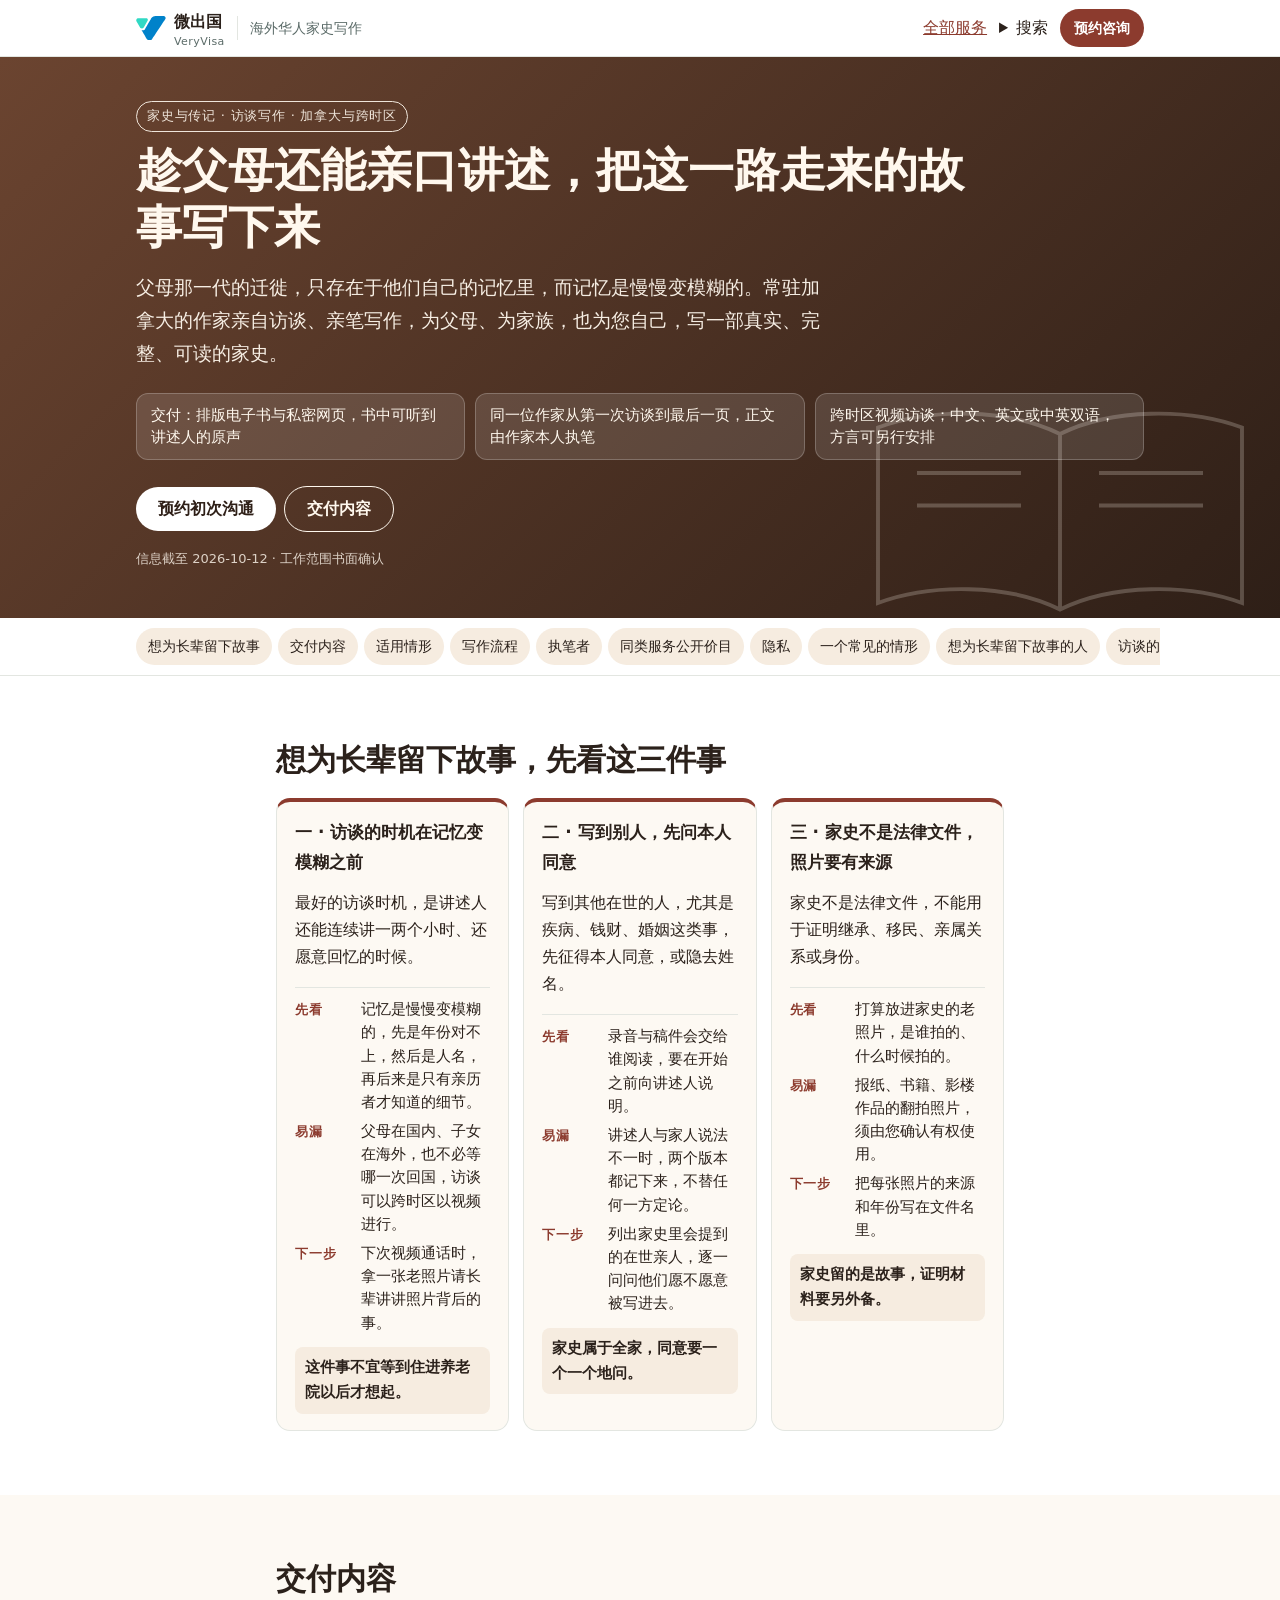
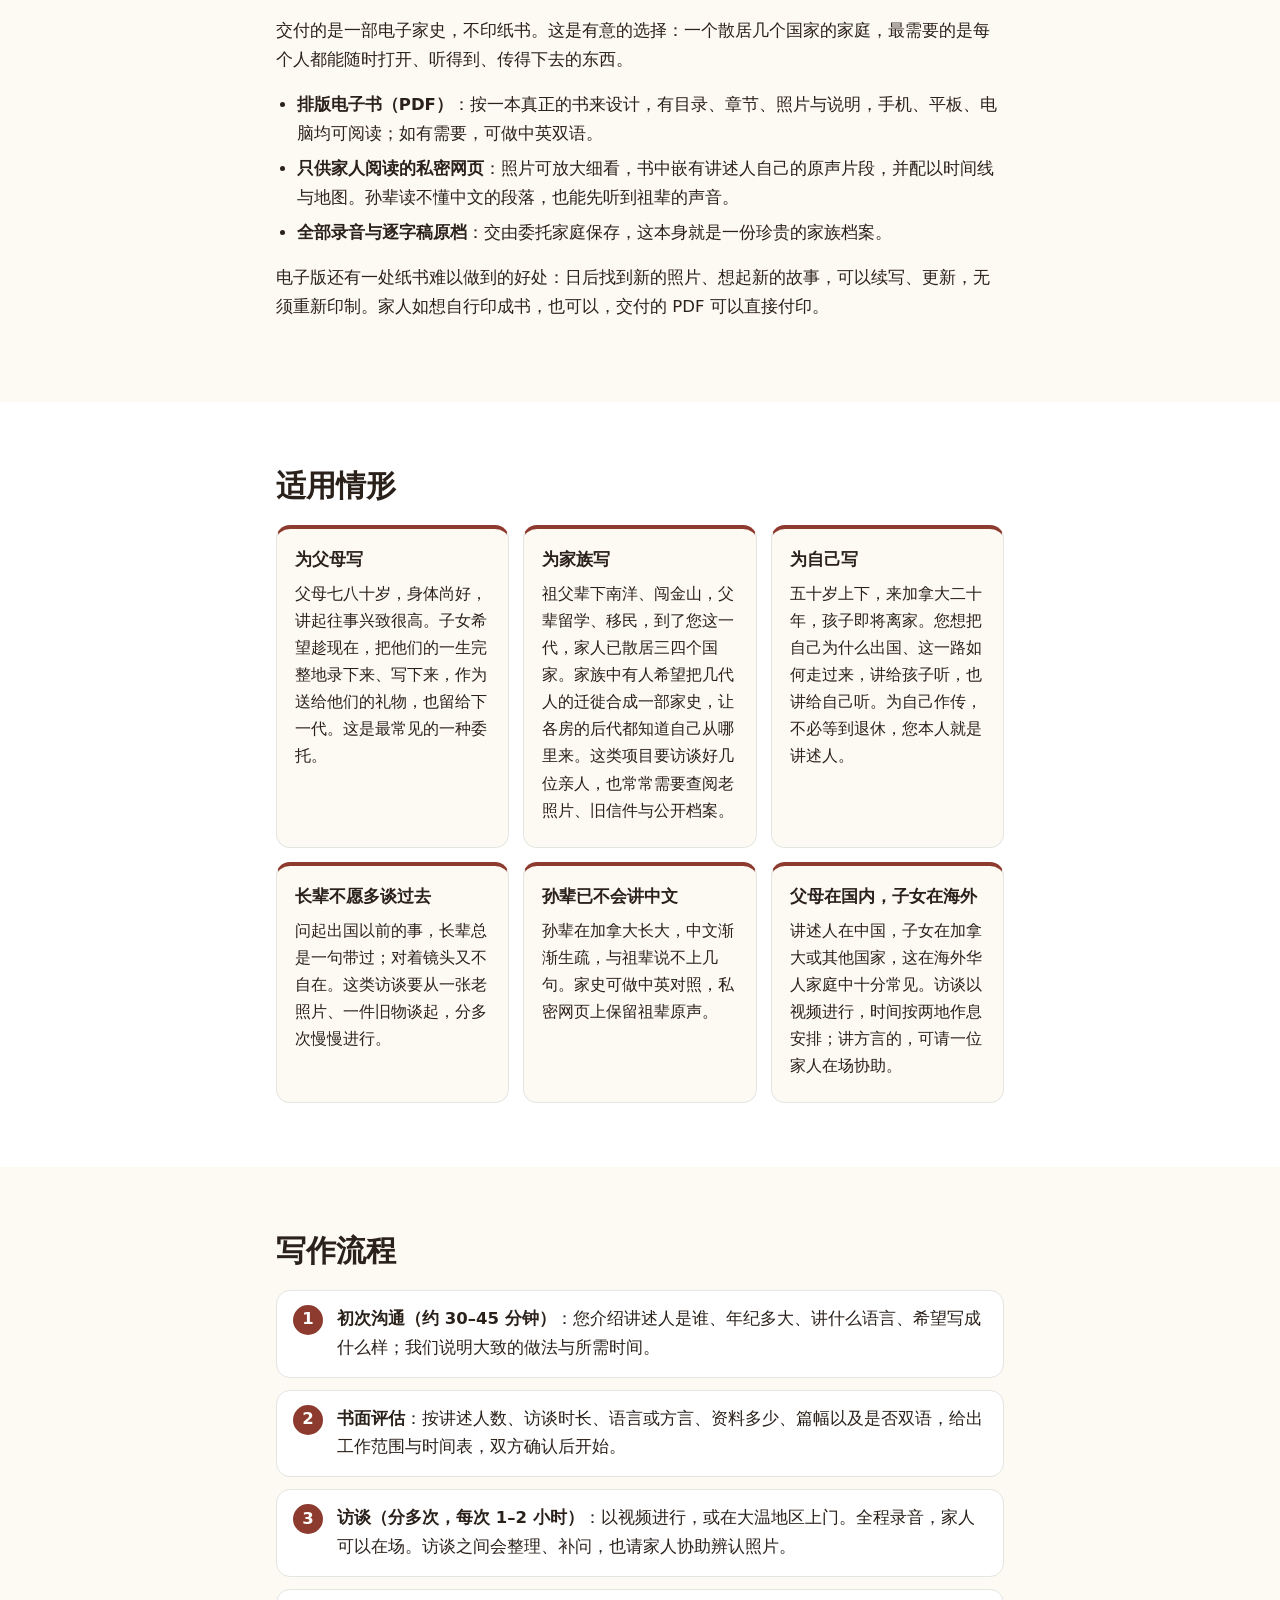
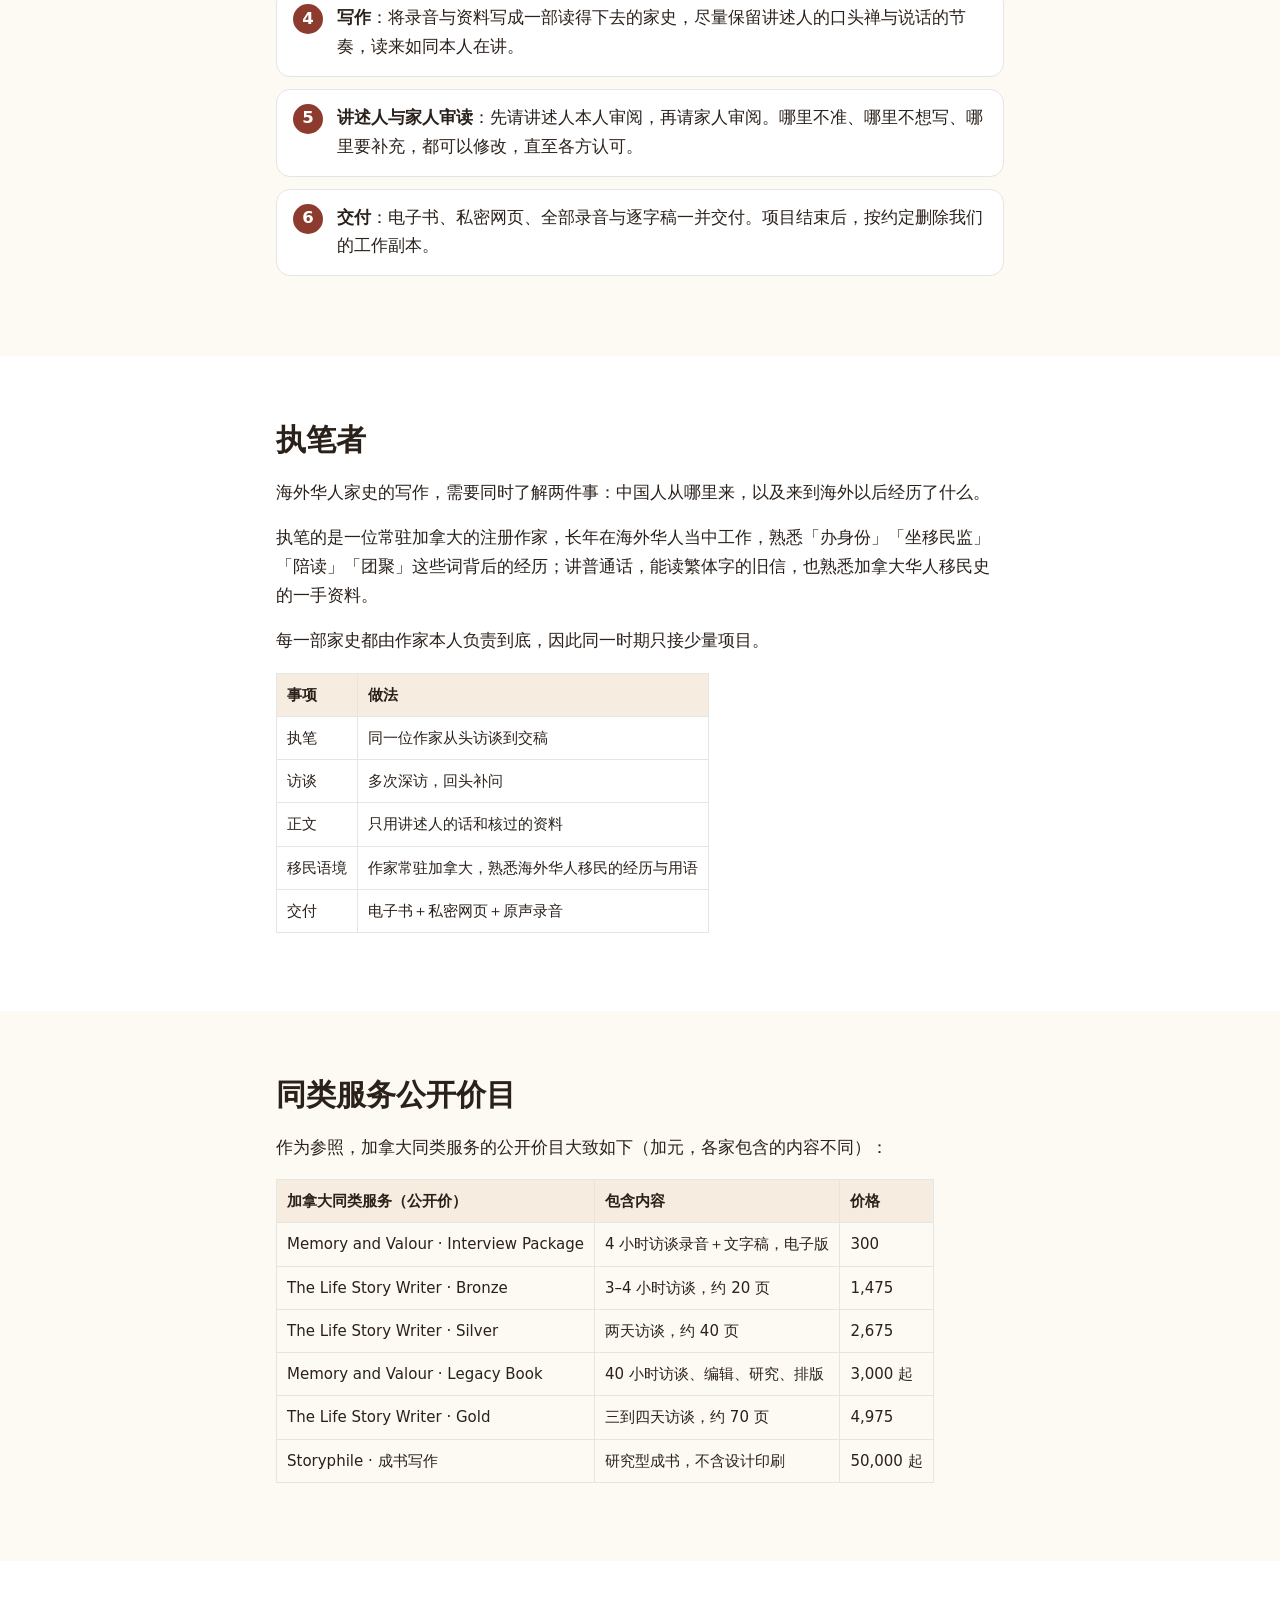
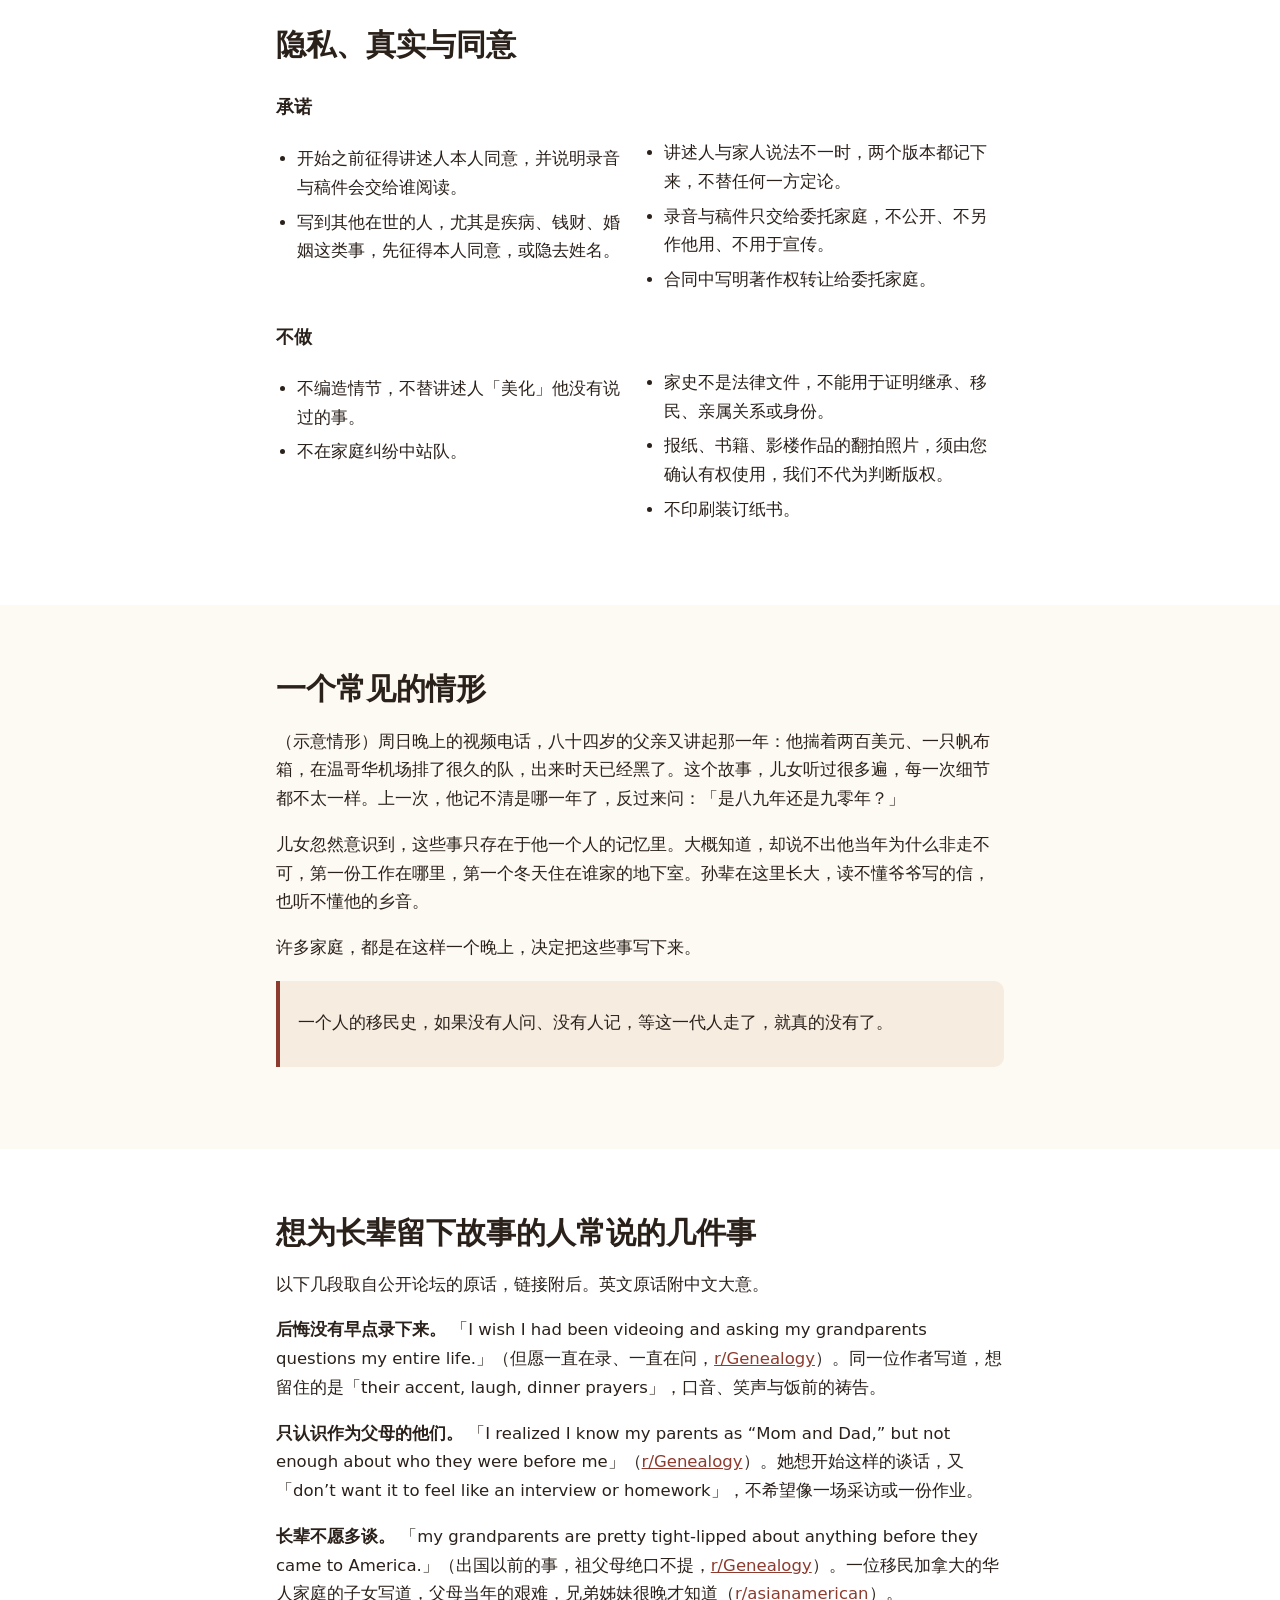
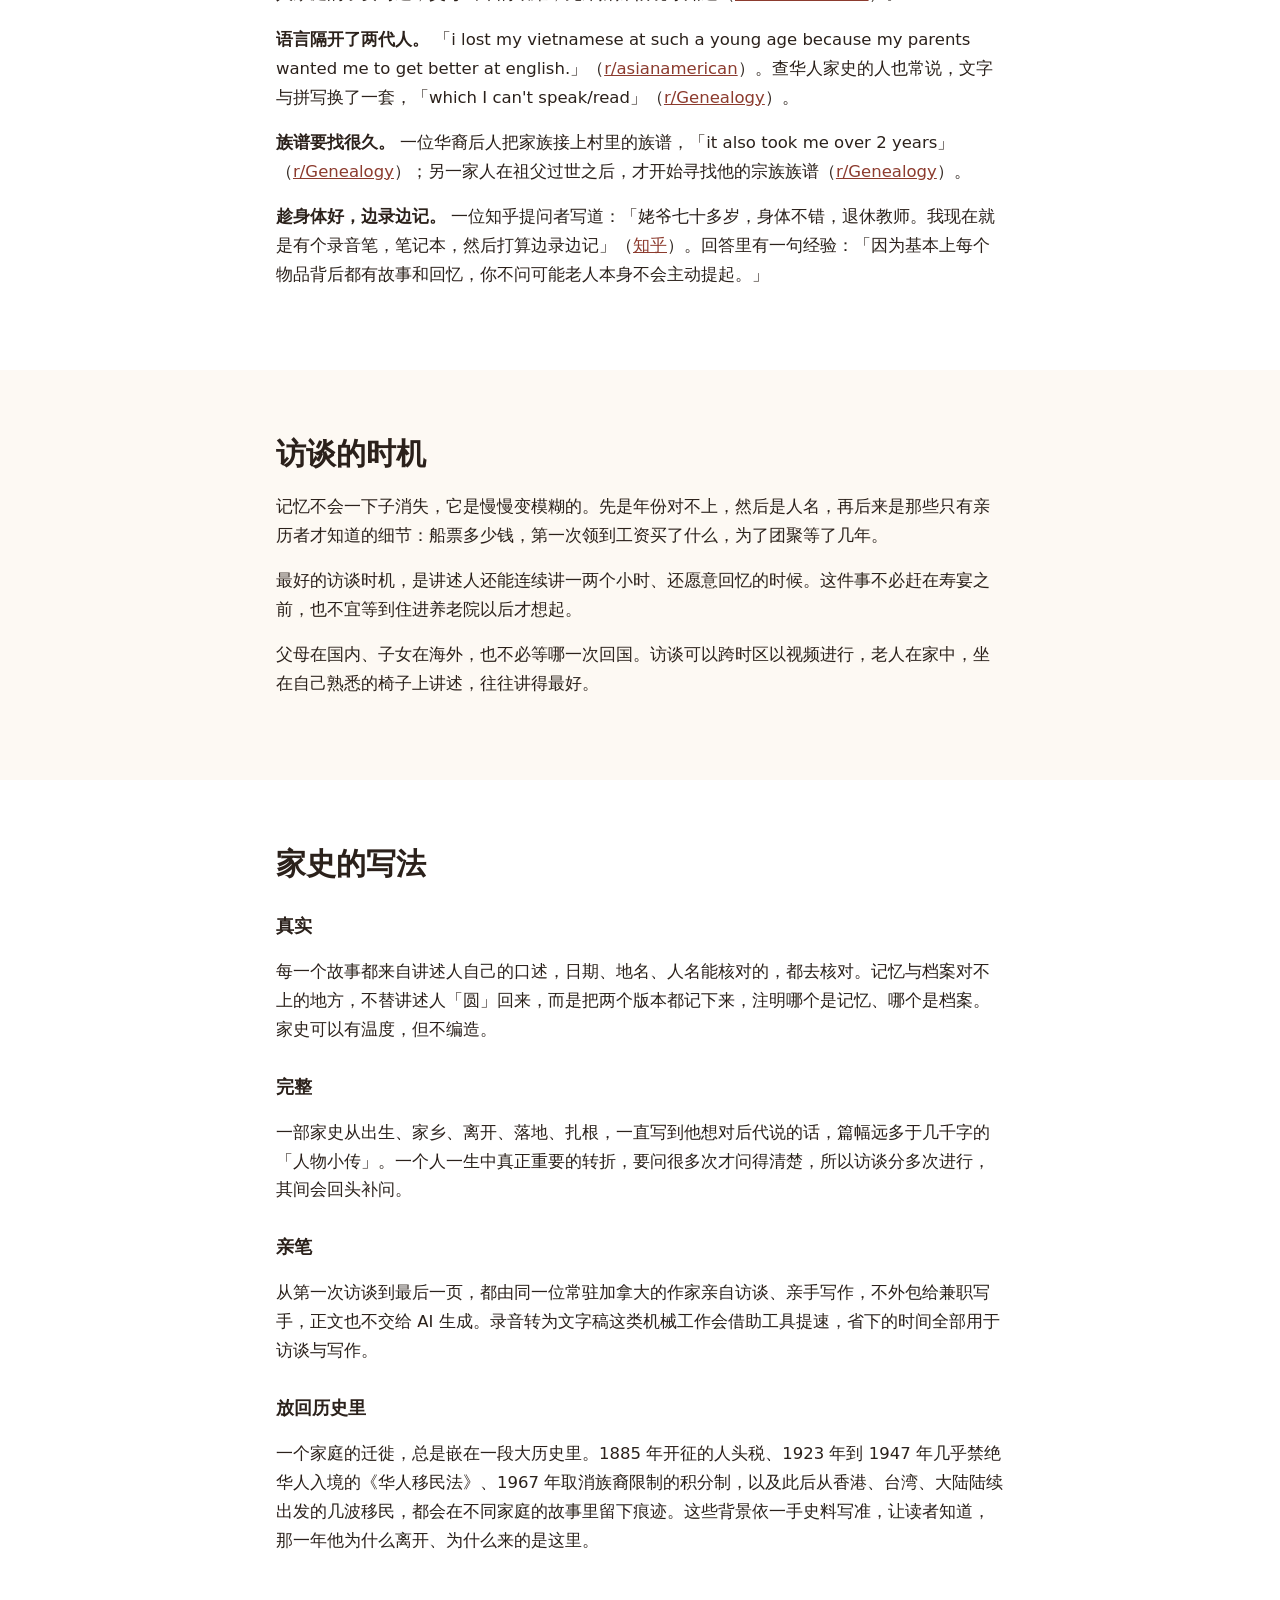
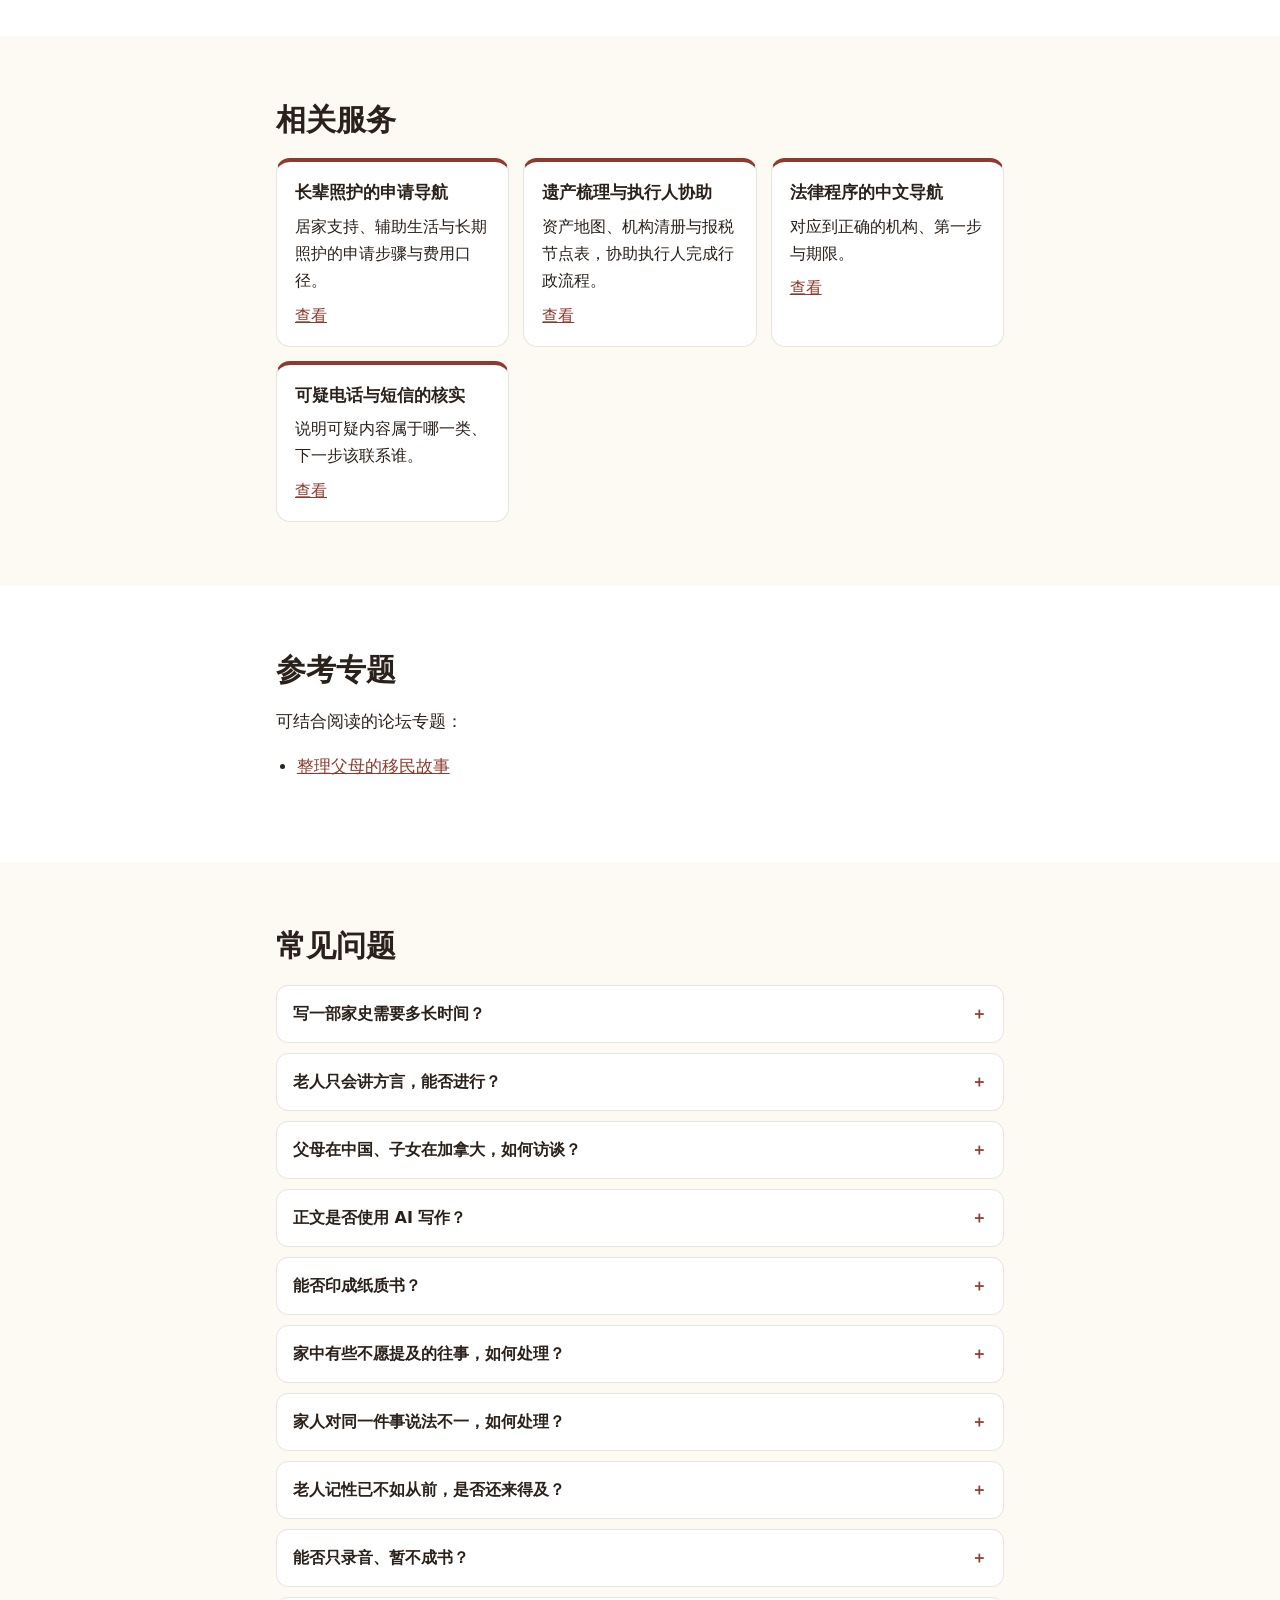
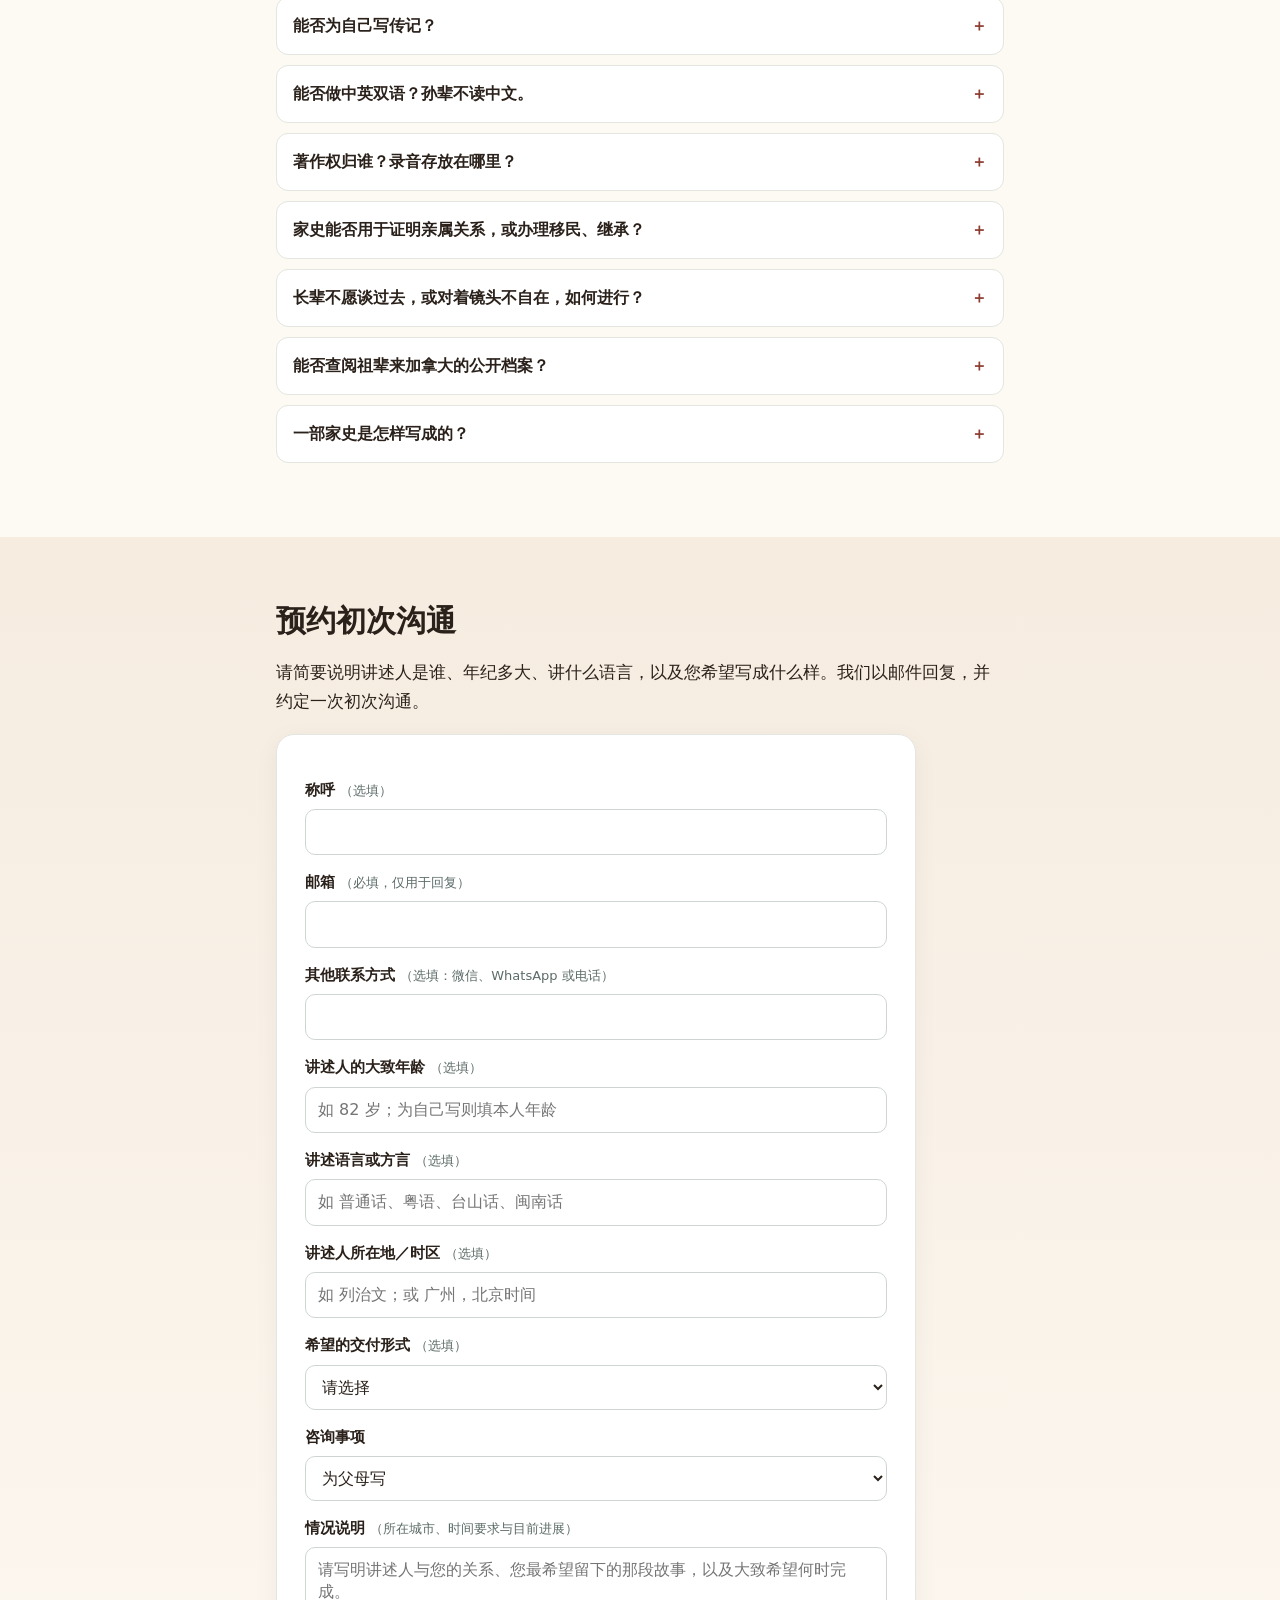
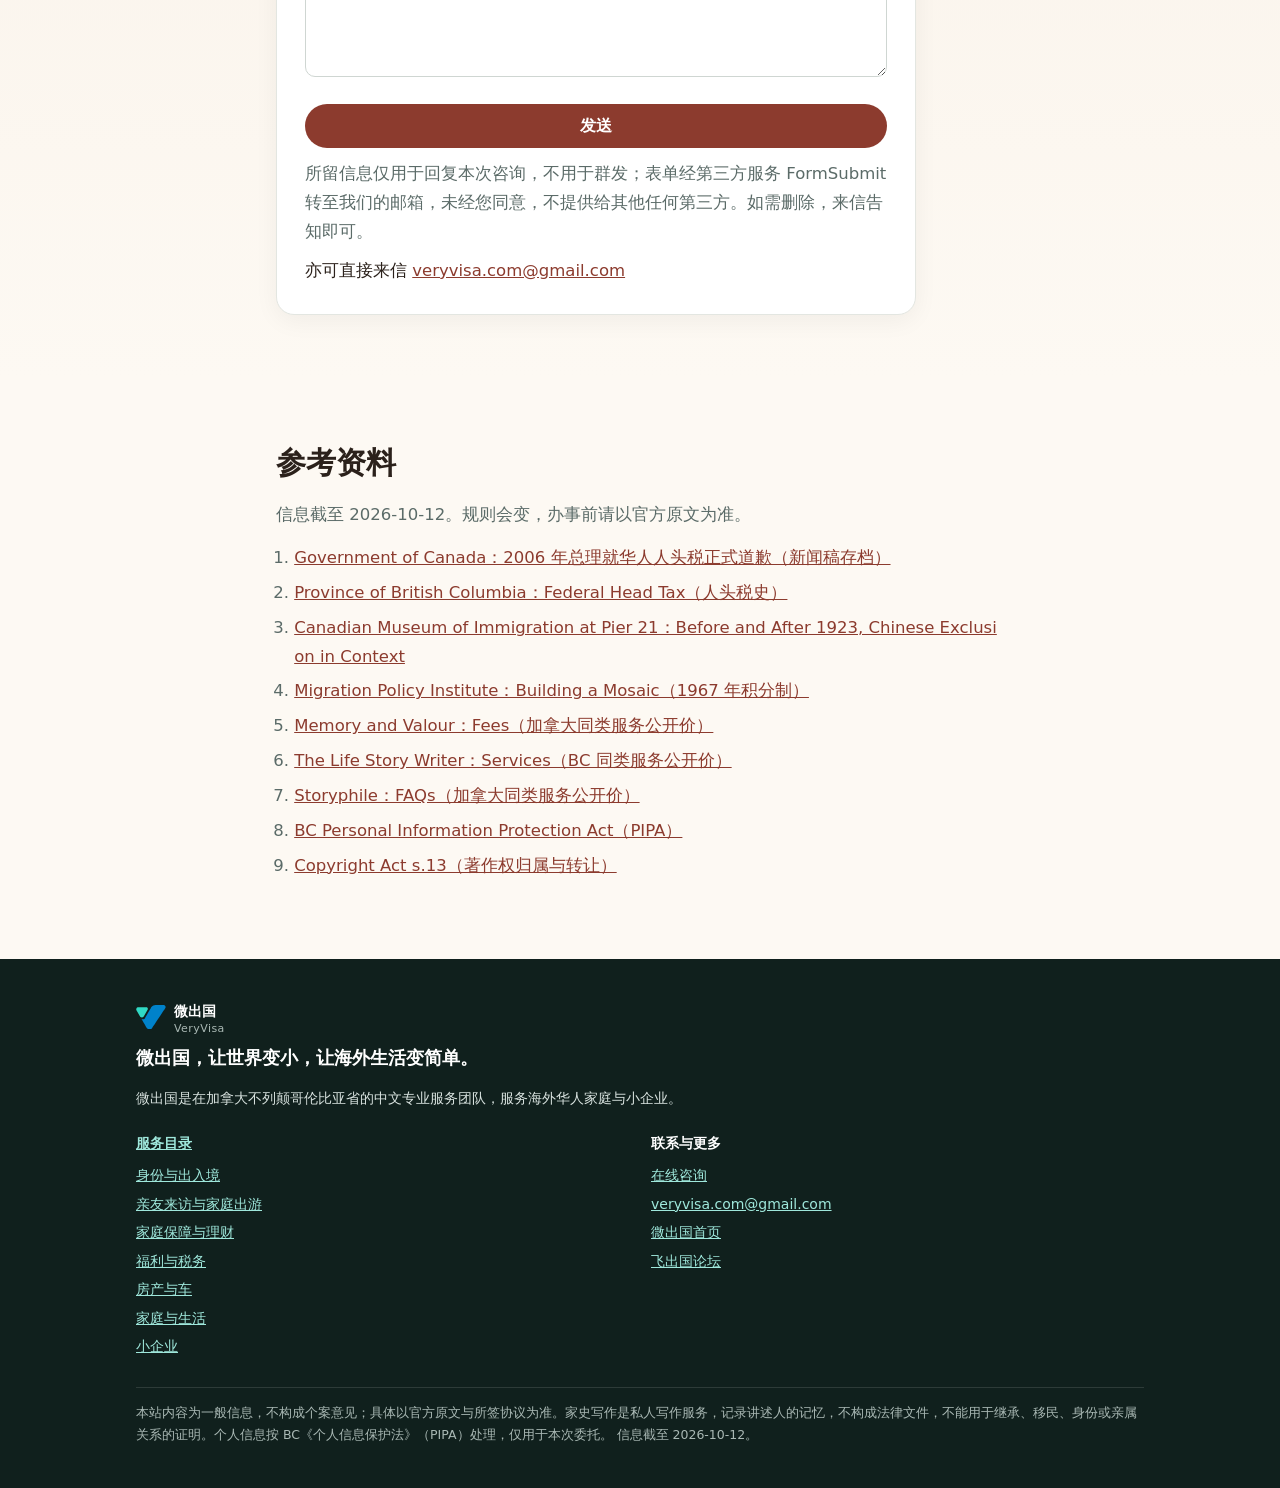
<file: index.html>
<!doctype html>
<html lang="zh-CN">
<head>
<meta charset="utf-8">
<meta name="viewport" content="width=device-width, initial-scale=1, viewport-fit=cover">
<title>海外华人家史写作：为父母、为家族、为自己写一部移民史 | 微出国</title>
<meta name="description" content="常驻加拿大的注册作家亲自访谈、亲笔写作，为海外华人撰写家史与个人传记：真实、完整，正文由作家本人执笔；跨时区视频访谈，交付电子书与附讲述人原声的私密网页。">
<meta name="keywords" content="家史写作,回忆录代写,海外华人家史,给父母写传记,口述历史,个人传记,温哥华 家史,移民史,family history writing Vancouver,memoir writer Chinese Canadian,personal historian Canada">
<link rel="canonical" href="https://veryvisa.github.io/chinese-family-history-writing/">
<meta name="theme-color" content="#2e1f17">
<meta property="og:type" content="website">
<meta property="og:locale" content="zh_CN">
<meta property="og:site_name" content="微出国 VeryVisa">
<meta property="og:title" content="海外华人家史写作：为父母、为家族、为自己">
<meta property="og:description" content="常驻加拿大的注册作家亲自访谈、亲笔写作，为海外华人撰写家史与个人传记：真实、完整，正文由作家本人执笔；跨时区视频访谈，交付电子书与附讲述人原声的私密网页。">
<meta property="og:url" content="https://veryvisa.github.io/chinese-family-history-writing/">

<meta name="twitter:card" content="summary">
<link rel="icon" href="assets/mark.svg" type="image/svg+xml">
<link rel="alternate" type="text/plain" href="llms.txt" title="llms.txt">
<link rel="stylesheet" href="assets/site.css">
<style>:root{--accent:#8c3b2e;--accent-ink:#ffffff;--soft:#f6ece0;--ink:#2b211b;--bg:#fdf9f3;--hero-a:#6b4430;--hero-b:#2e1f17;--hero-ink:#fff8ee}</style>
<script type="application/ld+json">
{
 "@context": "https://schema.org",
 "@graph": [
  {
   "@type": "Organization",
   "@id": "https://veryvisa.github.io/#org",
   "name": "微出国 VeryVisa",
   "alternateName": [
    "微出国",
    "VeryVisa"
   ],
   "url": "https://veryvisa.github.io/",
   "slogan": "微出国，让世界变小，让海外生活变简单。",
   "description": "微出国是在加拿大不列颠哥伦比亚省的中文专业服务团队，服务海外华人家庭与小企业。",
   "email": "veryvisa.com@gmail.com"
  },
  {
   "@type": "Service",
   "@id": "https://veryvisa.github.io/chinese-family-history-writing/#service",
   "name": "海外华人家史与个人传记写作",
   "serviceType": "Family history and memoir writing (personal historian)",
   "description": "常驻加拿大的注册作家亲自访谈、亲笔写作，为海外华人撰写家史与个人传记：真实、完整，正文由作家本人执笔；跨时区视频访谈，交付电子书与附讲述人原声的私密网页。",
   "provider": {
    "@id": "https://veryvisa.github.io/#org"
   },
   "url": "https://veryvisa.github.io/chinese-family-history-writing/",
   "inLanguage": "zh-CN",
   "areaServed": [
    {
     "@type": "AdministrativeArea",
     "name": "British Columbia"
    },
    {
     "@type": "AdministrativeArea",
     "name": "Canada"
    },
    {
     "@type": "AdministrativeArea",
     "name": "Worldwide (remote interviews)"
    }
   ],
   "audience": {
    "@type": "Audience",
    "audienceType": "海外华人家庭"
   }
  },
  {
   "@type": "WebPage",
   "@id": "https://veryvisa.github.io/chinese-family-history-writing/",
   "url": "https://veryvisa.github.io/chinese-family-history-writing/",
   "name": "海外华人家史写作：为父母、为家族、为自己写一部移民史 | 微出国",
   "description": "常驻加拿大的注册作家亲自访谈、亲笔写作，为海外华人撰写家史与个人传记：真实、完整，正文由作家本人执笔；跨时区视频访谈，交付电子书与附讲述人原声的私密网页。",
   "inLanguage": "zh-CN",
   "dateModified": "2026-10-12",
   "about": {
    "@id": "https://veryvisa.github.io/chinese-family-history-writing/#service"
   },
   "publisher": {
    "@id": "https://veryvisa.github.io/#org"
   }
  },
  {
   "@type": "FAQPage",
   "@id": "https://veryvisa.github.io/chinese-family-history-writing/#faq",
   "mainEntity": [
    {
     "@type": "Question",
     "name": "写一部家史需要多长时间？",
     "acceptedAnswer": {
      "@type": "Answer",
      "text": "只做口述记录的小项目，一般需要一两个月；一部完整的个人传记，通常需要三到六个月；多人讲述的家族史可能更长。讲述人的身体与时间优先，进度随他们的节奏安排。"
     }
    },
    {
     "@type": "Question",
     "name": "老人只会讲方言，能否进行？",
     "acceptedAnswer": {
      "@type": "Answer",
      "text": "可以。咨询时请告知是哪一种方言。听得准的，由作家直接访谈；听不准的部分，请一位家人在场协助转述，并在稿中注明哪些内容经过转述。粤语、台山话、闽南话、上海话等，都可以这样安排。"
     }
    },
    {
     "@type": "Question",
     "name": "父母在中国、子女在加拿大，如何访谈？",
     "acceptedAnswer": {
      "@type": "Answer",
      "text": "以视频访谈，时间按两地作息安排。老人在自己家中讲述，往往讲得最好，家中有人协助架好手机或平板即可。录音保存在加拿大一方。"
     }
    },
    {
     "@type": "Question",
     "name": "正文是否使用 AI 写作？",
     "acceptedAnswer": {
      "@type": "Answer",
      "text": "正文不以 AI 生成。录音转逐字稿、整理时间线这类机械工作会借助工具提速，但每一段文字都由作家本人依据访谈与资料写成，并由作家本人负责。"
     }
    },
    {
     "@type": "Question",
     "name": "能否印成纸质书？",
     "acceptedAnswer": {
      "@type": "Answer",
      "text": "我们不提供印刷装订，只交付电子版：排好版的 PDF 电子书，以及只供家人阅读的私密网页。交付的 PDF 可以直接付印，家人如想自行印制几本，也可以。"
     }
    },
    {
     "@type": "Question",
     "name": "家中有些不愿提及的往事，如何处理？",
     "acceptedAnswer": {
      "@type": "Answer",
      "text": "写什么、不写什么，由讲述人决定。涉及其他在世亲人的疾病、钱财、婚姻等敏感事项，先征得本人同意，或隐去姓名。初稿先交讲述人本人审阅，不愿保留的可以删去。"
     }
    },
    {
     "@type": "Question",
     "name": "家人对同一件事说法不一，如何处理？",
     "acceptedAnswer": {
      "@type": "Answer",
      "text": "不替任何一方定论。能以档案或旧文件核对的，予以核对；无法核对的，两种说法都记下来，并注明讲述者。在许多家史里，这样的「两个版本」本身就是故事。"
     }
    },
    {
     "@type": "Question",
     "name": "老人记性已不如从前，是否还来得及？",
     "acceptedAnswer": {
      "@type": "Answer",
      "text": "越早越好，但不必等到完美的状态。访谈会分多次进行，每次时间不长，借助老照片、旧物与地点帮助回忆，往往能想起许多事。记不清的地方照实写「记不清」，不作臆补。"
     }
    },
    {
     "@type": "Question",
     "name": "能否只录音、暂不成书？",
     "acceptedAnswer": {
      "@type": "Answer",
      "text": "可以。先做几次访谈，交付全部录音与逐字稿，并整理为一份按时间排列的口述记录。日后希望写成完整的家史，可在此基础上继续。"
     }
    },
    {
     "@type": "Question",
     "name": "能否为自己写传记？",
     "acceptedAnswer": {
      "@type": "Answer",
      "text": "可以，您本人就是讲述人。许多人在五十岁上下、孩子即将离家时开始想到这件事。为自己写可以更从容，访谈之外，您也可以提供日记、信件与照片。"
     }
    },
    {
     "@type": "Question",
     "name": "能否做中英双语？孙辈不读中文。",
     "acceptedAnswer": {
      "@type": "Answer",
      "text": "可以。可做中英对照，也可以中文为主、关键章节配英文。在私密网页版中，孙辈还能直接听到祖辈的原声。双语工作内容单独列出。"
     }
    },
    {
     "@type": "Question",
     "name": "著作权归谁？录音存放在哪里？",
     "acceptedAnswer": {
      "@type": "Answer",
      "text": "合同中写明，成品的著作权转让给委托家庭。录音与稿件只交给委托家庭，不公开、不作宣传；工作期间保存在加拿大，项目结束后按约定删除我们的工作副本，原档交由您家保存。"
     }
    },
    {
     "@type": "Question",
     "name": "家史能否用于证明亲属关系，或办理移民、继承？",
     "acceptedAnswer": {
      "@type": "Answer",
      "text": "不能。家史记录的是讲述人的记忆，并非法律文件。需要证明亲属关系、继承或身份的，须通过公证与官方档案办理。"
     }
    },
    {
     "@type": "Question",
     "name": "长辈不愿谈过去，或对着镜头不自在，如何进行？",
     "acceptedAnswer": {
      "@type": "Answer",
      "text": "不必一开始就正式访谈。先一起整理老照片、旧信件与证件，从一件旧物问起；录音即可，不一定要录像。分多次进行，每次时间不长，讲述人觉得自在比问完清单更要紧。"
     }
    },
    {
     "@type": "Question",
     "name": "能否查阅祖辈来加拿大的公开档案？",
     "acceptedAnswer": {
      "@type": "Answer",
      "text": "可以作为写作资料。1885 至 1949 年间华人入境加拿大的记录，可从 Library and Archives Canada 的华人移民记录库查询，BC 省政府的人头税史页面有入口。查到的内容写入家史时注明出处；查不到的照实写明。"
     }
    },
    {
     "@type": "Question",
     "name": "一部家史是怎样写成的？",
     "acceptedAnswer": {
      "@type": "Answer",
      "text": "由同一位常驻加拿大的作家从头访谈到交稿，多次深访、核对史实，交付可以听到讲述人原声的电子家史。"
     }
    }
   ]
  }
 ]
}
</script>
</head>
<body>
<header class="vv-top"><div class="wrap">
<a class="vv-brand" href="https://veryvisa.github.io/" aria-label="微出国首页"><svg viewBox="102.305 90.391 73.617 59.957" xmlns="http://www.w3.org/2000/svg">
<path fill="#30D9C4" d="M 107.894531 95.808594 L 127.277344 95.808594 C 127.277344 95.808594 129.507812 95.628906 130.835938 97.679688 C 131.585938 98.910156 131.65625 100.316406 131.082031 101.546875 L 121.609375 117.953125 C 121.609375 117.953125 120.335938 120.65625 117.011719 120.824219 C 113.714844 120.910156 112.242188 118.40625 112.242188 118.40625 L 103.722656 103.652344 C 103.722656 103.652344 102.304688 101.792969 103.09375 99.332031 C 103.878906 96.878906 106.148438 95.773438 107.894531 95.808594 "/>
<path fill="#0082CA" d="M 115.964844 124.792969 C 115.847656 124.59375 116.09375 124.378906 116.277344 124.519531 C 117.195312 125.21875 118.664062 125.902344 120.683594 125.515625 C 122.164062 125.210938 123.550781 124.296875 124.402344 122.757812 C 125.242188 121.300781 138.8125 97.8125 138.8125 97.8125 C 138.8125 97.8125 141.9375 90.917969 150.207031 90.550781 L 169.96875 90.550781 C 169.96875 90.550781 173 90.390625 174.503906 93.40625 C 175.921875 96.433594 173.941406 98.695312 173.667969 99.109375 C 173.394531 99.523438 142.203125 146.726562 142.203125 146.726562 C 142.203125 146.726562 140.003906 150.347656 135.40625 150.347656 C 130.808594 150.347656 128.707031 146.878906 128.417969 146.398438 C 128.175781 145.992188 118.835938 129.78125 115.964844 124.792969 "/></svg><span>微出国<small>VeryVisa</small></span></a>
<span class="vv-site">海外华人家史写作</span>
<a class="all-services" href="../services/">全部服务</a>
<details class="service-search"><summary aria-label="搜索服务">搜索</summary><form action="../services/" method="get" role="search"><label for="service-q">查找服务</label><input id="service-q" name="q" type="search" maxlength="100" placeholder="事项或关键词"><button type="submit">搜索</button></form></details>
<a class="vv-cta" href="#contact">预约咨询</a>
</div></header>
<main>
<section class="hero"><div class="motif" aria-hidden="true"><svg viewBox="0 0 400 200" fill="none" stroke="currentColor" stroke-width="3"><path d="M200 50 C160 30 100 30 60 45 V180 C100 165 160 165 200 185 C240 165 300 165 340 180 V45 C300 30 240 30 200 50 Z M200 50 V185"/><path d="M90 80 H170 M90 105 H170 M230 80 H310 M230 105 H310"/></svg></div><div class="wrap">
<p class="kicker">家史与传记 · 访谈写作 · 加拿大与跨时区</p>
<h1>趁父母还能亲口讲述，把这一路走来的故事写下来</h1>
<p class="sub">父母那一代的迁徙，只存在于他们自己的记忆里，而记忆是慢慢变模糊的。常驻加拿大的作家亲自访谈、亲笔写作，为父母、为家族，也为您自己，写一部真实、完整、可读的家史。</p>
<ul class="hero-points"><li>交付：排版电子书与私密网页，书中可听到讲述人的原声</li><li>同一位作家从第一次访谈到最后一页，正文由作家本人执笔</li><li>跨时区视频访谈；中文、英文或中英双语，方言可另行安排</li></ul>
<a class="btn btn-primary" href="#contact">预约初次沟通</a><a class="btn btn-ghost" href="#deliver">交付内容</a>
<p class="asof">信息截至 2026-10-12 · 工作范围书面确认</p>
</div></section>

<nav class="toc" aria-label="本页目录"><div class="wrap"><a href="#at-a-glance">想为长辈留下故事</a><a href="#deliver">交付内容</a><a href="#who">适用情形</a><a href="#how">写作流程</a><a href="#us">执笔者</a><a href="#market-prices">同类服务公开价目</a><a href="#privacy">隐私</a><a href="#story">一个常见的情形</a><a href="#asked">想为长辈留下故事的人</a><a href="#why">访谈的时机</a><a href="#what">家史的写法</a><a href="#faq">常见问题</a><a href="#contact">咨询</a></div></nav>
<section class="sec" id="at-a-glance"><div class="wrap narrow"><h2>想为长辈留下故事，先看这三件事</h2>
<div class="cards kcards"><article class="card kcard" id="card-interview-timing"><h3>一 · 访谈的时机在记忆变模糊之前</h3><div class="kc-body"><p>最好的访谈时机，是讲述人还能连续讲一两个小时、还愿意回忆的时候。</p></div><dl class="kc-guide"><div><dt>先看</dt><dd>记忆是慢慢变模糊的，先是年份对不上，然后是人名，再后来是只有亲历者才知道的细节。</dd></div><div><dt>易漏</dt><dd>父母在国内、子女在海外，也不必等哪一次回国，访谈可以跨时区以视频进行。</dd></div><div><dt>下一步</dt><dd>下次视频通话时，拿一张老照片请长辈讲讲照片背后的事。</dd></div></dl><p class="kc-take">这件事不宜等到住进养老院以后才想起。</p></article><article class="card kcard" id="card-consent"><h3>二 · 写到别人，先问本人同意</h3><div class="kc-body"><p>写到其他在世的人，尤其是疾病、钱财、婚姻这类事，先征得本人同意，或隐去姓名。</p></div><dl class="kc-guide"><div><dt>先看</dt><dd>录音与稿件会交给谁阅读，要在开始之前向讲述人说明。</dd></div><div><dt>易漏</dt><dd>讲述人与家人说法不一时，两个版本都记下来，不替任何一方定论。</dd></div><div><dt>下一步</dt><dd>列出家史里会提到的在世亲人，逐一问问他们愿不愿意被写进去。</dd></div></dl><p class="kc-take">家史属于全家，同意要一个一个地问。</p></article><article class="card kcard" id="card-not-legal"><h3>三 · 家史不是法律文件，照片要有来源</h3><div class="kc-body"><p>家史不是法律文件，不能用于证明继承、移民、亲属关系或身份。</p></div><dl class="kc-guide"><div><dt>先看</dt><dd>打算放进家史的老照片，是谁拍的、什么时候拍的。</dd></div><div><dt>易漏</dt><dd>报纸、书籍、影楼作品的翻拍照片，须由您确认有权使用。</dd></div><div><dt>下一步</dt><dd>把每张照片的来源和年份写在文件名里。</dd></div></dl><p class="kc-take">家史留的是故事，证明材料要另外备。</p></article></div>
</div></section><section class="sec" id="deliver"><div class="wrap narrow"><h2>交付内容</h2>
<p>交付的是一部电子家史，不印纸书。这是有意的选择：一个散居几个国家的家庭，最需要的是每个人都能随时打开、听得到、传得下去的东西。</p>
<ul><li><strong>排版电子书（PDF）</strong>：按一本真正的书来设计，有目录、章节、照片与说明，手机、平板、电脑均可阅读；如有需要，可做中英双语。</li><li><strong>只供家人阅读的私密网页</strong>：照片可放大细看，书中嵌有讲述人自己的原声片段，并配以时间线与地图。孙辈读不懂中文的段落，也能先听到祖辈的声音。</li><li><strong>全部录音与逐字稿原档</strong>：交由委托家庭保存，这本身就是一份珍贵的家族档案。</li></ul>
<p>电子版还有一处纸书难以做到的好处：日后找到新的照片、想起新的故事，可以续写、更新，无须重新印制。家人如想自行印成书，也可以，交付的 PDF 可以直接付印。</p>
</div></section><section class="sec" id="who"><div class="wrap narrow"><h2>适用情形</h2>
<div class="cards"><div class="card"><h3>为父母写</h3><p>父母七八十岁，身体尚好，讲起往事兴致很高。子女希望趁现在，把他们的一生完整地录下来、写下来，作为送给他们的礼物，也留给下一代。这是最常见的一种委托。</p></div><div class="card"><h3>为家族写</h3><p>祖父辈下南洋、闯金山，父辈留学、移民，到了您这一代，家人已散居三四个国家。家族中有人希望把几代人的迁徙合成一部家史，让各房的后代都知道自己从哪里来。这类项目要访谈好几位亲人，也常常需要查阅老照片、旧信件与公开档案。</p></div><div class="card"><h3>为自己写</h3><p>五十岁上下，来加拿大二十年，孩子即将离家。您想把自己为什么出国、这一路如何走过来，讲给孩子听，也讲给自己听。为自己作传，不必等到退休，您本人就是讲述人。</p></div><div class="card"><h3>长辈不愿多谈过去</h3><p>问起出国以前的事，长辈总是一句带过；对着镜头又不自在。这类访谈要从一张老照片、一件旧物谈起，分多次慢慢进行。</p></div><div class="card"><h3>孙辈已不会讲中文</h3><p>孙辈在加拿大长大，中文渐渐生疏，与祖辈说不上几句。家史可做中英对照，私密网页上保留祖辈原声。</p></div><div class="card"><h3>父母在国内，子女在海外</h3><p>讲述人在中国，子女在加拿大或其他国家，这在海外华人家庭中十分常见。访谈以视频进行，时间按两地作息安排；讲方言的，可请一位家人在场协助。</p></div></div>
</div></section><section class="sec" id="how"><div class="wrap narrow"><h2>写作流程</h2>
<ol class="steps"><li><strong>初次沟通（约 30–45 分钟）</strong>：您介绍讲述人是谁、年纪多大、讲什么语言、希望写成什么样；我们说明大致的做法与所需时间。</li><li><strong>书面评估</strong>：按讲述人数、访谈时长、语言或方言、资料多少、篇幅以及是否双语，给出工作范围与时间表，双方确认后开始。</li><li><strong>访谈（分多次，每次 1–2 小时）</strong>：以视频进行，或在大温地区上门。全程录音，家人可以在场。访谈之间会整理、补问，也请家人协助辨认照片。</li><li><strong>写作</strong>：将录音与资料写成一部读得下去的家史，尽量保留讲述人的口头禅与说话的节奏，读来如同本人在讲。</li><li><strong>讲述人与家人审读</strong>：先请讲述人本人审阅，再请家人审阅。哪里不准、哪里不想写、哪里要补充，都可以修改，直至各方认可。</li><li><strong>交付</strong>：电子书、私密网页、全部录音与逐字稿一并交付。项目结束后，按约定删除我们的工作副本。</li></ol>
</div></section><section class="sec" id="us"><div class="wrap narrow"><h2>执笔者</h2>
<p>海外华人家史的写作，需要同时了解两件事：中国人从哪里来，以及来到海外以后经历了什么。</p>
<p>执笔的是一位常驻加拿大的注册作家，长年在海外华人当中工作，熟悉「办身份」「坐移民监」「陪读」「团聚」这些词背后的经历；讲普通话，能读繁体字的旧信，也熟悉加拿大华人移民史的一手资料。</p>
<p>每一部家史都由作家本人负责到底，因此同一时期只接少量项目。</p>
<table><thead><tr><th>事项</th><th>做法</th></tr></thead><tbody><tr><td>执笔</td><td>同一位作家从头访谈到交稿</td></tr><tr><td>访谈</td><td>多次深访，回头补问</td></tr><tr><td>正文</td><td>只用讲述人的话和核过的资料</td></tr><tr><td>移民语境</td><td>作家常驻加拿大，熟悉海外华人移民的经历与用语</td></tr><tr><td>交付</td><td>电子书＋私密网页＋原声录音</td></tr></tbody></table>
</div></section><section class="sec" id="market-prices"><div class="wrap narrow"><h2>同类服务公开价目</h2>
<p>作为参照，加拿大同类服务的公开价目大致如下（加元，各家包含的内容不同）：</p>
<table><thead><tr><th>加拿大同类服务（公开价）</th><th>包含内容</th><th>价格</th></tr></thead><tbody><tr><td>Memory and Valour · Interview Package</td><td>4 小时访谈录音＋文字稿，电子版</td><td>300</td></tr><tr><td>The Life Story Writer · Bronze</td><td>3–4 小时访谈，约 20 页</td><td>1,475</td></tr><tr><td>The Life Story Writer · Silver</td><td>两天访谈，约 40 页</td><td>2,675</td></tr><tr><td>Memory and Valour · Legacy Book</td><td>40 小时访谈、编辑、研究、排版</td><td>3,000 起</td></tr><tr><td>The Life Story Writer · Gold</td><td>三到四天访谈，约 70 页</td><td>4,975</td></tr><tr><td>Storyphile · 成书写作</td><td>研究型成书，不含设计印刷</td><td>50,000 起</td></tr></tbody></table>
</div></section><section class="sec" id="privacy"><div class="wrap narrow"><h2>隐私、真实与同意</h2>
<div class="split-list"><h3>承诺</h3>
<ul><li>开始之前征得讲述人本人同意，并说明录音与稿件会交给谁阅读。</li><li>写到其他在世的人，尤其是疾病、钱财、婚姻这类事，先征得本人同意，或隐去姓名。</li><li>讲述人与家人说法不一时，两个版本都记下来，不替任何一方定论。</li><li>录音与稿件只交给委托家庭，不公开、不另作他用、不用于宣传。</li><li>合同中写明著作权转让给委托家庭。</li></ul>
<h3>不做</h3>
<ul><li>不编造情节，不替讲述人「美化」他没有说过的事。</li><li>不在家庭纠纷中站队。</li><li>家史不是法律文件，不能用于证明继承、移民、亲属关系或身份。</li><li>报纸、书籍、影楼作品的翻拍照片，须由您确认有权使用，我们不代为判断版权。</li><li>不印刷装订纸书。</li></ul></div>
</div></section><section class="sec" id="story"><div class="wrap narrow"><h2>一个常见的情形</h2>
<p>（示意情形）周日晚上的视频电话，八十四岁的父亲又讲起那一年：他揣着两百美元、一只帆布箱，在温哥华机场排了很久的队，出来时天已经黑了。这个故事，儿女听过很多遍，每一次细节都不太一样。上一次，他记不清是哪一年了，反过来问：「是八九年还是九零年？」</p>
<p>儿女忽然意识到，这些事只存在于他一个人的记忆里。大概知道，却说不出他当年为什么非走不可，第一份工作在哪里，第一个冬天住在谁家的地下室。孙辈在这里长大，读不懂爷爷写的信，也听不懂他的乡音。</p>
<p>许多家庭，都是在这样一个晚上，决定把这些事写下来。</p>
<blockquote><p>一个人的移民史，如果没有人问、没有人记，等这一代人走了，就真的没有了。</p></blockquote>
</div></section><section class="sec" id="asked"><div class="wrap narrow"><h2>想为长辈留下故事的人常说的几件事</h2>
<p>以下几段取自公开论坛的原话，链接附后。英文原话附中文大意。</p>
<p><strong>后悔没有早点录下来。</strong> 「I wish I had been videoing and asking my grandparents questions my entire life.」（但愿一直在录、一直在问，<a href="https://www.reddit.com/r/Genealogy/comments/8u26vv/interviewing_my_grandmother_for_a_legacy_video/" rel="noopener" target="_blank">r/Genealogy</a>）。同一位作者写道，想留住的是「their accent, laugh, dinner prayers」，口音、笑声与饭前的祷告。</p>
<p><strong>只认识作为父母的他们。</strong> 「I realized I know my parents as “Mom and Dad,” but not enough about who they were before me」（<a href="https://www.reddit.com/r/Genealogy/comments/1vot730/i_realized_i_know_my_parents_as_mom_and_dad_but/" rel="noopener" target="_blank">r/Genealogy</a>）。她想开始这样的谈话，又「don’t want it to feel like an interview or homework」，不希望像一场采访或一份作业。</p>
<p><strong>长辈不愿多谈。</strong> 「my grandparents are pretty tight-lipped about anything before they came to America.」（出国以前的事，祖父母绝口不提，<a href="https://www.reddit.com/r/Genealogy/comments/1meifhz/how_do_you_preserve_family_history_when/" rel="noopener" target="_blank">r/Genealogy</a>）。一位移民加拿大的华人家庭的子女写道，父母当年的艰难，兄弟姊妹很晚才知道（<a href="https://www.reddit.com/r/asianamerican/comments/1pltxh8/gross_delayed_learning_small_tough_family/" rel="noopener" target="_blank">r/asianamerican</a>）。</p>
<p><strong>语言隔开了两代人。</strong> 「i lost my vietnamese at such a young age because my parents wanted me to get better at english.」（<a href="https://www.reddit.com/r/asianamerican/comments/ijnh6o/help_a_17_yo_vietnamese_girl_have_a_conversation/" rel="noopener" target="_blank">r/asianamerican</a>）。查华人家史的人也常说，文字与拼写换了一套，「which I can&#x27;t speak/read」（<a href="https://www.reddit.com/r/Genealogy/comments/lg6km7/taiwanchinese_genealogy/" rel="noopener" target="_blank">r/Genealogy</a>）。</p>
<p><strong>族谱要找很久。</strong> 一位华裔后人把家族接上村里的族谱，「it also took me over 2 years」（<a href="https://www.reddit.com/r/Genealogy/comments/uenb33/things_i_wish_i_knew_chinese_genealogy_research/" rel="noopener" target="_blank">r/Genealogy</a>）；另一家人在祖父过世之后，才开始寻找他的宗族族谱（<a href="https://www.reddit.com/r/Genealogy/comments/1nb5yu5/chinese_genealogy_book_search/" rel="noopener" target="_blank">r/Genealogy</a>）。</p>
<p><strong>趁身体好，边录边记。</strong> 一位知乎提问者写道：「姥爷七十多岁，身体不错，退休教师。我现在就是有个录音笔，笔记本，然后打算边录边记」（<a href="https://www.zhihu.com/question/62820980" rel="noopener" target="_blank">知乎</a>）。回答里有一句经验：「因为基本上每个物品背后都有故事和回忆，你不问可能老人本身不会主动提起。」</p>
</div></section><section class="sec" id="why"><div class="wrap narrow"><h2>访谈的时机</h2>
<p>记忆不会一下子消失，它是慢慢变模糊的。先是年份对不上，然后是人名，再后来是那些只有亲历者才知道的细节：船票多少钱，第一次领到工资买了什么，为了团聚等了几年。</p>
<p>最好的访谈时机，是讲述人还能连续讲一两个小时、还愿意回忆的时候。这件事不必赶在寿宴之前，也不宜等到住进养老院以后才想起。</p>
<p>父母在国内、子女在海外，也不必等哪一次回国。访谈可以跨时区以视频进行，老人在家中，坐在自己熟悉的椅子上讲述，往往讲得最好。</p>
</div></section><section class="sec" id="what"><div class="wrap narrow"><h2>家史的写法</h2>
<h3>真实</h3>
<p>每一个故事都来自讲述人自己的口述，日期、地名、人名能核对的，都去核对。记忆与档案对不上的地方，不替讲述人「圆」回来，而是把两个版本都记下来，注明哪个是记忆、哪个是档案。家史可以有温度，但不编造。</p>
<h3>完整</h3>
<p>一部家史从出生、家乡、离开、落地、扎根，一直写到他想对后代说的话，篇幅远多于几千字的「人物小传」。一个人一生中真正重要的转折，要问很多次才问得清楚，所以访谈分多次进行，其间会回头补问。</p>
<h3>亲笔</h3>
<p>从第一次访谈到最后一页，都由同一位常驻加拿大的作家亲自访谈、亲手写作，不外包给兼职写手，正文也不交给 AI 生成。录音转为文字稿这类机械工作会借助工具提速，省下的时间全部用于访谈与写作。</p>
<h3>放回历史里</h3>
<p>一个家庭的迁徙，总是嵌在一段大历史里。1885 年开征的人头税、1923 年到 1947 年几乎禁绝华人入境的《华人移民法》、1967 年取消族裔限制的积分制，以及此后从香港、台湾、大陆陆续出发的几波移民，都会在不同家庭的故事里留下痕迹。这些背景依一手史料写准，让读者知道，那一年他为什么离开、为什么来的是这里。</p>
</div></section>
<section class="sec" id="related"><div class="wrap narrow"><h2>相关服务</h2><div class="cards"><div class="card" data-service="family.seniors"><h3>长辈照护的申请导航</h3><p>居家支持、辅助生活与长期照护的申请步骤与费用口径。</p><a href="../bc-seniors-care-navigation/">查看</a></div><div class="card" data-service="family.estate"><h3>遗产梳理与执行人协助</h3><p>资产地图、机构清册与报税节点表，协助执行人完成行政流程。</p><a href="../bc-estate-planning-executor-support/">查看</a></div><div class="card" data-service="family.legal"><h3>法律程序的中文导航</h3><p>对应到正确的机构、第一步与期限。</p><a href="../canada-legal-support-navigation/">查看</a></div><div class="card" data-service="family.scam-check"><h3>可疑电话与短信的核实</h3><p>说明可疑内容属于哪一类、下一步该联系谁。</p><a href="../canada-scam-check-chinese-seniors/">查看</a></div></div></div></section><section class="sec" id="forum-topics"><div class="wrap narrow"><h2>参考专题</h2><p>可结合阅读的论坛专题：</p><ul><li><a href="https://bbs.fcgvisa.com/t/58317">整理父母的移民故事</a></li></ul></div></section><section class="sec faq" id="faq"><div class="wrap narrow"><h2>常见问题</h2><details><summary>写一部家史需要多长时间？</summary><p>只做口述记录的小项目，一般需要一两个月；一部完整的个人传记，通常需要三到六个月；多人讲述的家族史可能更长。讲述人的身体与时间优先，进度随他们的节奏安排。</p></details><details><summary>老人只会讲方言，能否进行？</summary><p>可以。咨询时请告知是哪一种方言。听得准的，由作家直接访谈；听不准的部分，请一位家人在场协助转述，并在稿中注明哪些内容经过转述。粤语、台山话、闽南话、上海话等，都可以这样安排。</p></details><details><summary>父母在中国、子女在加拿大，如何访谈？</summary><p>以视频访谈，时间按两地作息安排。老人在自己家中讲述，往往讲得最好，家中有人协助架好手机或平板即可。录音保存在加拿大一方。</p></details><details><summary>正文是否使用 AI 写作？</summary><p>正文不以 AI 生成。录音转逐字稿、整理时间线这类机械工作会借助工具提速，但每一段文字都由作家本人依据访谈与资料写成，并由作家本人负责。</p></details><details><summary>能否印成纸质书？</summary><p>我们不提供印刷装订，只交付电子版：排好版的 PDF 电子书，以及只供家人阅读的私密网页。交付的 PDF 可以直接付印，家人如想自行印制几本，也可以。</p></details><details><summary>家中有些不愿提及的往事，如何处理？</summary><p>写什么、不写什么，由讲述人决定。涉及其他在世亲人的疾病、钱财、婚姻等敏感事项，先征得本人同意，或隐去姓名。初稿先交讲述人本人审阅，不愿保留的可以删去。</p></details><details><summary>家人对同一件事说法不一，如何处理？</summary><p>不替任何一方定论。能以档案或旧文件核对的，予以核对；无法核对的，两种说法都记下来，并注明讲述者。在许多家史里，这样的「两个版本」本身就是故事。</p></details><details><summary>老人记性已不如从前，是否还来得及？</summary><p>越早越好，但不必等到完美的状态。访谈会分多次进行，每次时间不长，借助老照片、旧物与地点帮助回忆，往往能想起许多事。记不清的地方照实写「记不清」，不作臆补。</p></details><details><summary>能否只录音、暂不成书？</summary><p>可以。先做几次访谈，交付全部录音与逐字稿，并整理为一份按时间排列的口述记录。日后希望写成完整的家史，可在此基础上继续。</p></details><details><summary>能否为自己写传记？</summary><p>可以，您本人就是讲述人。许多人在五十岁上下、孩子即将离家时开始想到这件事。为自己写可以更从容，访谈之外，您也可以提供日记、信件与照片。</p></details><details><summary>能否做中英双语？孙辈不读中文。</summary><p>可以。可做中英对照，也可以中文为主、关键章节配英文。在私密网页版中，孙辈还能直接听到祖辈的原声。双语工作内容单独列出。</p></details><details><summary>著作权归谁？录音存放在哪里？</summary><p>合同中写明，成品的著作权转让给委托家庭。录音与稿件只交给委托家庭，不公开、不作宣传；工作期间保存在加拿大，项目结束后按约定删除我们的工作副本，原档交由您家保存。</p></details><details><summary>家史能否用于证明亲属关系，或办理移民、继承？</summary><p>不能。家史记录的是讲述人的记忆，并非法律文件。需要证明亲属关系、继承或身份的，须通过公证与官方档案办理。</p></details><details><summary>长辈不愿谈过去，或对着镜头不自在，如何进行？</summary><p>不必一开始就正式访谈。先一起整理老照片、旧信件与证件，从一件旧物问起；录音即可，不一定要录像。分多次进行，每次时间不长，讲述人觉得自在比问完清单更要紧。</p></details><details><summary>能否查阅祖辈来加拿大的公开档案？</summary><p>可以作为写作资料。1885 至 1949 年间华人入境加拿大的记录，可从 Library and Archives Canada 的华人移民记录库查询，<a href="https://www2.gov.bc.ca/gov/content/governments/multiculturalism-anti-racism/chinese-legacy-bc/history/discrimination/federal-head-tax" rel="noopener" target="_blank">BC 省政府的人头税史页面</a>有入口。查到的内容写入家史时注明出处；查不到的照实写明。</p></details><details><summary>一部家史是怎样写成的？</summary><p>由同一位常驻加拿大的作家从头访谈到交稿，多次深访、核对史实，交付可以听到讲述人原声的电子家史。</p></details></div></section>

<section class="sec contact" id="contact"><div class="wrap narrow">
<h2>预约初次沟通</h2>
<p>请简要说明讲述人是谁、年纪多大、讲什么语言，以及您希望写成什么样。我们以邮件回复，并约定一次初次沟通。</p>
<form class="form" data-vv-form action="https://formsubmit.co/ajax/veryvisa.com@gmail.com" method="POST" data-mailto="mailto:veryvisa.com@gmail.com?subject=%5B%E5%BE%AE%E5%87%BA%E5%9B%BD%C2%B7%E6%B5%B7%E5%A4%96%E5%8D%8E%E4%BA%BA%E5%AE%B6%E5%8F%B2%E5%86%99%E4%BD%9C%5D%20%E5%92%A8%E8%AF%A2">
  <input type="hidden" name="_subject" value="[微出国·海外华人家史写作] 新咨询">
  <input type="hidden" name="_template" value="table">
  <input type="hidden" name="_captcha" value="false">
  <input type="hidden" name="site" value="chinese-family-history-writing">
  <input type="hidden" name="page" value="">
  <input type="hidden" name="referrer" value="">
  <input type="hidden" name="utm_source" value="">
  <input type="hidden" name="utm_medium" value="">
  <input type="hidden" name="utm_campaign" value="">
  <input type="hidden" name="submitted_at" value="">
  <div class="hp" aria-hidden="true"><label>请勿填写<input type="text" name="_honey" tabindex="-1" autocomplete="off"></label></div>
  <label for="f-name">称呼 <span class="opt">（选填）</span></label>
  <input id="f-name" name="name" type="text" autocomplete="name" maxlength="60">
  <label for="f-email">邮箱 <span class="opt">（必填，仅用于回复）</span></label>
  <input id="f-email" name="email" type="email" required autocomplete="email" inputmode="email" maxlength="120">
  <label for="f-other">其他联系方式 <span class="opt">（选填：微信、WhatsApp 或电话）</span></label>
  <input id="f-other" name="other_contact" type="text" maxlength="120">
  <label for="f-x0">讲述人的大致年龄 <span class="opt">（选填）</span></label>
  <input id="f-x0" name="teller_age" type="text" maxlength="200" placeholder="如 82 岁；为自己写则填本人年龄">
  <label for="f-x1">讲述语言或方言 <span class="opt">（选填）</span></label>
  <input id="f-x1" name="teller_language" type="text" maxlength="200" placeholder="如 普通话、粤语、台山话、闽南话">
  <label for="f-x2">讲述人所在地／时区 <span class="opt">（选填）</span></label>
  <input id="f-x2" name="teller_location" type="text" maxlength="200" placeholder="如 列治文；或 广州，北京时间">
  <label for="f-x3">希望的交付形式 <span class="opt">（选填）</span></label>
  <select id="f-x3" name="delivery"><option value="">请选择</option><option value="尚未确定，先行沟通">尚未确定，先行沟通</option><option value="排版电子书（PDF）">排版电子书（PDF）</option><option value="私密网页版（照片＋原声片段）">私密网页版（照片＋原声片段）</option><option value="两者皆要">两者皆要</option></select>
  <label for="f-service">咨询事项</label>
  <select id="f-service" name="service"><option value="为父母写">为父母写</option><option value="为家族写">为家族写</option><option value="为自己写">为自己写</option><option value="初步沟通与估价">初步沟通与估价</option><option value="其他问题">其他问题</option></select>
  <label for="f-msg">情况说明 <span class="opt">（所在城市、时间要求与目前进展）</span></label>
  <textarea id="f-msg" name="message" maxlength="4000" placeholder="请写明讲述人与您的关系、您最希望留下的那段故事，以及大致希望何时完成。"></textarea>
  <button class="btn" type="submit">发送</button>
  <p class="form-msg" role="status" aria-live="polite"></p>
  <p class="privacy">所留信息仅用于回复本次咨询，不用于群发；表单经第三方服务 FormSubmit 转至我们的邮箱，未经您同意，不提供给其他任何第三方。如需删除，来信告知即可。</p>
  <p class="mailto">亦可直接来信 <a href="mailto:veryvisa.com@gmail.com?subject=%5B%E5%BE%AE%E5%87%BA%E5%9B%BD%C2%B7%E6%B5%B7%E5%A4%96%E5%8D%8E%E4%BA%BA%E5%AE%B6%E5%8F%B2%E5%86%99%E4%BD%9C%5D%20%E5%92%A8%E8%AF%A2">veryvisa.com@gmail.com</a></p>
</form>
</div></section>
<section class="sec sources" id="sources"><div class="wrap narrow"><h2>参考资料</h2><p class="privacy">信息截至 2026-10-12。规则会变，办事前请以官方原文为准。</p><ol><li><a href="https://www.canada.ca/en/news/archive/2006/06/prime-minister-harper-offers-full-apology-chinese-head-tax.html" rel="noopener" target="_blank">Government of Canada：2006 年总理就华人人头税正式道歉（新闻稿存档）</a></li><li><a href="https://www2.gov.bc.ca/gov/content/governments/multiculturalism-anti-racism/chinese-legacy-bc/history/discrimination/federal-head-tax" rel="noopener" target="_blank">Province of British Columbia：Federal Head Tax（人头税史）</a></li><li><a href="https://pier21.ca/before-and-after-1923-chinese-exclusion-context" rel="noopener" target="_blank">Canadian Museum of Immigration at Pier 21：Before and After 1923, Chinese Exclusion in Context</a></li><li><a href="https://www.migrationpolicy.org/article/building-mosaic-evolution-canadas-approach-immigrant-integration" rel="noopener" target="_blank">Migration Policy Institute：Building a Mosaic（1967 年积分制）</a></li><li><a href="https://memoryandvalour.ca/fees" rel="noopener" target="_blank">Memory and Valour：Fees（加拿大同类服务公开价）</a></li><li><a href="https://thelifestorywriter.com/services/" rel="noopener" target="_blank">The Life Story Writer：Services（BC 同类服务公开价）</a></li><li><a href="https://storyphile.ca/faqs" rel="noopener" target="_blank">Storyphile：FAQs（加拿大同类服务公开价）</a></li><li><a href="https://www.bclaws.gov.bc.ca/civix/document/id/complete/statreg/03063_01" rel="noopener" target="_blank">BC Personal Information Protection Act（PIPA）</a></li><li><a href="https://laws-lois.justice.gc.ca/eng/acts/c-42/page-5.html" rel="noopener" target="_blank">Copyright Act s.13（著作权归属与转让）</a></li></ol></div></section>
</main>
<footer class="vv-foot"><div class="wrap">
<a class="vv-brand" href="https://veryvisa.github.io/"><svg viewBox="102.305 90.391 73.617 59.957" xmlns="http://www.w3.org/2000/svg">
<path fill="#30D9C4" d="M 107.894531 95.808594 L 127.277344 95.808594 C 127.277344 95.808594 129.507812 95.628906 130.835938 97.679688 C 131.585938 98.910156 131.65625 100.316406 131.082031 101.546875 L 121.609375 117.953125 C 121.609375 117.953125 120.335938 120.65625 117.011719 120.824219 C 113.714844 120.910156 112.242188 118.40625 112.242188 118.40625 L 103.722656 103.652344 C 103.722656 103.652344 102.304688 101.792969 103.09375 99.332031 C 103.878906 96.878906 106.148438 95.773438 107.894531 95.808594 "/>
<path fill="#0082CA" d="M 115.964844 124.792969 C 115.847656 124.59375 116.09375 124.378906 116.277344 124.519531 C 117.195312 125.21875 118.664062 125.902344 120.683594 125.515625 C 122.164062 125.210938 123.550781 124.296875 124.402344 122.757812 C 125.242188 121.300781 138.8125 97.8125 138.8125 97.8125 C 138.8125 97.8125 141.9375 90.917969 150.207031 90.550781 L 169.96875 90.550781 C 169.96875 90.550781 173 90.390625 174.503906 93.40625 C 175.921875 96.433594 173.941406 98.695312 173.667969 99.109375 C 173.394531 99.523438 142.203125 146.726562 142.203125 146.726562 C 142.203125 146.726562 140.003906 150.347656 135.40625 150.347656 C 130.808594 150.347656 128.707031 146.878906 128.417969 146.398438 C 128.175781 145.992188 118.835938 129.78125 115.964844 124.792969 "/></svg><span>微出国<small>VeryVisa</small></span></a>
<p class="slogan">微出国，让世界变小，让海外生活变简单。</p>
<p>微出国是在加拿大不列颠哥伦比亚省的中文专业服务团队，服务海外华人家庭与小企业。</p>
<div class="cols">
<div><h4><a href="../services/">服务目录</a></h4><ul><li><a href="../services/#status">身份与出入境</a></li><li><a href="../services/#travel">亲友来访与家庭出游</a></li><li><a href="../services/#finance">家庭保障与理财</a></li><li><a href="../services/#benefits-tax">福利与税务</a></li><li><a href="../services/#property-car">房产与车</a></li><li><a href="../services/#family">家庭与生活</a></li><li><a href="../services/#business">小企业</a></li></ul></div>
<div><h4>联系与更多</h4><ul><li><a href="#contact">在线咨询</a></li><li><a href="mailto:veryvisa.com@gmail.com?subject=%5B%E5%BE%AE%E5%87%BA%E5%9B%BD%C2%B7%E6%B5%B7%E5%A4%96%E5%8D%8E%E4%BA%BA%E5%AE%B6%E5%8F%B2%E5%86%99%E4%BD%9C%5D%20%E5%92%A8%E8%AF%A2">veryvisa.com@gmail.com</a></li><li><a href="https://veryvisa.github.io/">微出国首页</a></li><li><a href="https://bbs.fcgvisa.com/">飞出国论坛</a></li></ul></div>
</div>
<p class="legal">本站内容为一般信息，不构成个案意见；具体以官方原文与所签协议为准。家史写作是私人写作服务，记录讲述人的记忆，不构成法律文件，不能用于继承、移民、身份或亲属关系的证明。个人信息按 BC《个人信息保护法》（PIPA）处理，仅用于本次委托。 信息截至 2026-10-12。</p>
</div></footer>
<nav class="mobile-service-bar" aria-label="快捷服务" hidden><a href="../services/">全部服务</a><a href="#contact">预约</a></nav>
<script src="assets/form.js" defer></script>
</body>
</html>
</file>
<file: assets/site.css>
/* 微出国服务站 · 共用样式（品牌层）。每站只覆写 :root 里的主题 token（由 build.py 注入 <style>）。 */
:root{
  --accent:#0f766e; --accent-ink:#fff; --soft:#ecfdf5; --ink:#132321; --muted:#5b6b68;
  --bg:#fbfbf8; --card:#fff; --line:#e3e6e1; --hero-a:#0f766e; --hero-b:#134e4a; --hero-ink:#fff;
  --brand-teal:#30D9C4; --brand-blue:#0082CA; --radius:14px;
  --font:-apple-system,BlinkMacSystemFont,"PingFang SC","Hiragino Sans GB","Noto Sans SC","Microsoft YaHei",system-ui,sans-serif;
  --serif:"Songti SC","Noto Serif SC","Source Han Serif SC",Georgia,serif;
}
*{box-sizing:border-box}
html{scroll-behavior:smooth;-webkit-text-size-adjust:100%}
body{margin:0;background:var(--bg);color:var(--ink);font:16px/1.75 var(--font);overflow-wrap:anywhere}
a{color:var(--accent)}
img,svg{max-width:100%}
.wrap{max-width:1040px;margin:0 auto;padding:0 16px}
.narrow{max-width:760px}

/* 页眉 */
.vv-top{position:sticky;top:0;z-index:20;background:rgba(255,255,255,.94);backdrop-filter:saturate(1.4) blur(8px);border-bottom:1px solid var(--line)}
.vv-top .wrap{display:flex;align-items:center;gap:12px;min-height:56px}
.vv-brand{display:flex;align-items:center;gap:8px;text-decoration:none;color:var(--ink);font-weight:700;white-space:nowrap}
.vv-brand svg{width:30px;height:auto}
.vv-brand small{display:block;font-weight:400;font-size:11px;color:var(--muted);letter-spacing:.04em;line-height:1.1}
.vv-site{flex:1;min-width:0;font-size:14px;color:var(--muted);overflow:hidden;text-overflow:ellipsis;white-space:nowrap;border-left:1px solid var(--line);padding-left:12px}
.vv-cta{flex:none;background:var(--accent);color:var(--accent-ink);text-decoration:none;font-size:14px;font-weight:600;padding:7px 14px;border-radius:999px}

/* 首屏 */
.hero{position:relative;overflow:hidden;color:var(--hero-ink);background:linear-gradient(135deg,var(--hero-a),var(--hero-b))}
.hero .wrap{position:relative;z-index:1;padding-top:44px;padding-bottom:48px}
.hero .motif{position:absolute;right:-40px;bottom:-20px;width:min(520px,90vw);opacity:.22;z-index:0;pointer-events:none}
.kicker{display:inline-block;font-size:13px;letter-spacing:.06em;opacity:.9;margin:0 0 10px;padding:3px 10px;border:1px solid currentColor;border-radius:999px}
.hero h1{font:700 clamp(28px,6.4vw,46px)/1.25 var(--serif);margin:0 0 14px;max-width:18em}
.hero .sub{font-size:clamp(16px,2.4vw,19px);max-width:36em;margin:0 0 22px;opacity:.95}
.hero-points{list-style:none;padding:0;margin:0 0 26px;display:grid;gap:10px;grid-template-columns:repeat(auto-fit,minmax(200px,1fr));max-width:820px}
.hero-points li{background:rgba(255,255,255,.12);border:1px solid rgba(255,255,255,.22);border-radius:12px;padding:10px 14px;font-size:15px;line-height:1.5}
.btn{display:inline-block;border:0;cursor:pointer;font:600 16px/1 var(--font);padding:14px 22px;border-radius:999px;text-decoration:none}
.btn-primary{background:#fff;color:var(--hero-b)}
.btn-ghost{background:transparent;color:inherit;border:1px solid currentColor;margin-left:8px}
.asof{font-size:13px;opacity:.8;margin:16px 0 0}

/* 目录 */
.toc{background:var(--card);border-bottom:1px solid var(--line)}
.toc .wrap{display:flex;gap:6px;overflow-x:auto;padding-top:10px;padding-bottom:10px;scrollbar-width:none}
.toc a{flex:none;font-size:14px;text-decoration:none;color:var(--ink);background:var(--soft);padding:6px 12px;border-radius:999px}

/* 正文节 */
.sec{padding:52px 0}
.sec:nth-of-type(even){background:var(--card)}
.sec h2{font:700 clamp(22px,4.2vw,30px)/1.35 var(--serif);margin:0 0 18px}
.sec h3{font-size:18px;margin:26px 0 8px}
.sec p,.sec li{font-size:16.5px}
.sec ul,.sec ol{padding-left:1.3em}
.sec li{margin:6px 0}
.sec blockquote{margin:18px 0;padding:12px 18px;border-left:4px solid var(--accent);background:var(--soft);border-radius:0 10px 10px 0}
.sec table{border-collapse:collapse;width:100%;margin:14px 0;font-size:15px;display:block;overflow-x:auto}
.sec th,.sec td{border:1px solid var(--line);padding:8px 10px;text-align:left;vertical-align:top}
.sec th{background:var(--soft)}
.cards{display:grid;gap:14px;grid-template-columns:repeat(auto-fit,minmax(230px,1fr));margin-top:10px}
.card{background:var(--card);border:1px solid var(--line);border-top:4px solid var(--accent);border-radius:var(--radius);padding:16px 18px}
.sec:nth-of-type(even) .card{background:var(--bg)}
.card h3{margin:0 0 6px;font-size:17px}
.card p,.card li{font-size:15.5px;margin:6px 0}
.kcards{counter-reset:none}
.kcard{display:flex;flex-direction:column;gap:2px;scroll-margin-top:80px}
.kcard .kc-no{margin:0;font-size:12px;letter-spacing:.18em;color:var(--accent);font-weight:700}
.kcard .kc-body p{margin:4px 0 8px}
.kc-guide{margin:6px 0 0;padding:10px 0 0;border-top:1px solid var(--line);display:grid;gap:6px}
.kc-guide div{display:grid;grid-template-columns:3.6em 1fr;gap:8px;align-items:baseline}
.kc-guide dt{font-size:12.5px;font-weight:700;color:var(--accent);letter-spacing:.06em}
.kc-guide dd{margin:0;font-size:14.5px;line-height:1.6}
.kc-take{margin:10px 0 0!important;padding:8px 10px;background:var(--soft);border-radius:8px;font-size:14.5px!important;font-weight:600}
.steps{list-style:none;counter-reset:s;padding:0!important;display:grid;gap:12px}
.steps li{counter-increment:s;position:relative;background:var(--card);border:1px solid var(--line);border-radius:var(--radius);padding:14px 16px 14px 60px;margin:0}
.steps li::before{content:counter(s);position:absolute;left:16px;top:14px;width:30px;height:30px;border-radius:50%;background:var(--accent);color:var(--accent-ink);font-weight:700;display:flex;align-items:center;justify-content:center}
.note-box{border:1px dashed var(--accent);background:var(--soft);border-radius:var(--radius);padding:6px 18px}
.split-list ul{columns:2;column-gap:28px}
@media (max-width:640px){.split-list ul{columns:1}}

.audio{margin:18px 0;padding:12px 14px;background:var(--soft);border-radius:12px}
.audio audio{width:100%}
.audio figcaption{font-size:14px;color:var(--muted);margin-top:6px}

/* FAQ */
.faq details{background:var(--card);border:1px solid var(--line);border-radius:12px;margin:10px 0;padding:0 16px}
.sec:nth-of-type(even) .faq details{background:var(--bg)}
.faq summary{cursor:pointer;font-weight:600;padding:14px 0;list-style:none}
.faq summary::after{content:"＋";float:right;color:var(--accent)}
.faq details[open] summary::after{content:"－"}
.faq details p{margin:0 0 14px}

/* 表单 */
.contact{background:linear-gradient(180deg,var(--soft),var(--bg))!important}
.form{background:var(--card);border:1px solid var(--line);border-radius:18px;padding:22px 18px;box-shadow:0 6px 24px rgba(0,0,0,.05);max-width:640px}
.form label{display:block;font-weight:600;font-size:15px;margin:14px 0 6px}
.form label .opt{font-weight:400;color:var(--muted);font-size:13px}
.form input,.form select,.form textarea{width:100%;font:16px/1.4 var(--font);padding:11px 12px;border:1px solid #cfd6d2;border-radius:10px;background:#fff;color:var(--ink)}
.form textarea{min-height:130px;resize:vertical}
.form input:focus,.form select:focus,.form textarea:focus{outline:2px solid var(--accent);outline-offset:1px}
.form .hp{position:absolute;left:-9999px;width:1px;height:1px;overflow:hidden}
.form button{margin-top:18px;width:100%;background:var(--accent);color:var(--accent-ink)}
.form button[disabled]{opacity:.6;cursor:wait}
.form-msg{margin:14px 0 0;padding:10px 12px;border-radius:10px;font-size:15px;display:none}
.form-msg.ok{display:block;background:#e8f7ee;color:#14532d}
.form-msg.err{display:block;background:#fdecec;color:#7f1d1d}
.privacy{font-size:13px;color:var(--muted);margin:12px 0 0}
.mailto{font-size:14px;margin:10px 0 0}

/* 来源 */
.sources ol{font-size:14px;color:var(--muted)}
.sources a{word-break:break-all}

/* 页脚 */
.vv-foot{background:#10201d;color:#d8e2df;padding:40px 0 30px;font-size:14px}
.vv-foot a{color:#9fe8dc}
.vv-foot .slogan{font:600 18px/1.5 var(--serif);color:#fff;margin:10px 0 6px}
.vv-foot .cols{display:grid;gap:22px;grid-template-columns:repeat(auto-fit,minmax(220px,1fr));margin-top:20px}
.vv-foot h4{color:#fff;margin:0 0 8px;font-size:14px}
.vv-foot ul{list-style:none;padding:0;margin:0}
.vv-foot li{margin:4px 0}
.vv-foot .legal{border-top:1px solid rgba(255,255,255,.12);margin-top:24px;padding-top:14px;font-size:12.5px;color:#a9b8b4}
.vv-foot .vv-brand{color:#fff}
.vv-foot .vv-brand small{color:#a9b8b4}

@media (min-width:760px){.form{padding:28px}.sec{padding:64px 0}}
@media (max-width:480px){.btn-ghost{margin:10px 0 0}.vv-site{display:none}}
/* 手机首屏收紧（copy-audit-1120）：三条要点改成勾选短列表、去掉卡片框，主按钮落在 390×844 首屏内 */
@media (max-width:600px){.hero .wrap{padding-top:28px;padding-bottom:32px}.hero h1{margin-bottom:10px}.hero .sub{margin-bottom:16px}
.hero-points{gap:6px;margin-bottom:20px}.hero-points li{background:none;border:0;border-radius:0;padding:0 0 0 1.35em;position:relative;font-size:14.5px}
.hero-points li::before{content:"✓";position:absolute;left:0;top:0;opacity:.85}}
/* 首屏里的音频播放器排到按钮与日期之后（各宽度）：读者先看到用途与主按钮 */
.hero .wrap{display:flex;flex-wrap:wrap;align-items:center}.hero .wrap>*{flex:0 0 100%}
.hero .wrap>.kicker,.hero .wrap>.btn{flex:0 0 auto}.hero .wrap>.kicker{margin-right:100%}
.hero .wrap>.hero-points{max-width:none}.hero .wrap>.asof{order:2}.hero .wrap>.site-audio{order:3}
@media print{.vv-top,.toc,.contact,.vv-foot{display:none}}

/* 子页面：面包屑与站内导航（kit 2026-10-06） */
a.vv-site{text-decoration:none}
.crumbs{background:var(--card);border-bottom:1px solid var(--line);font-size:13px;color:var(--muted)}
.crumbs .wrap{padding-top:8px;padding-bottom:8px;white-space:nowrap;overflow-x:auto;scrollbar-width:none}
.crumbs a{color:var(--muted)}
.pages h3{font-size:15px;color:var(--muted);font-weight:600;margin:22px 0 8px;letter-spacing:.02em}
.pagenav{list-style:none;margin:0;padding:0;display:grid;gap:10px;grid-template-columns:repeat(auto-fit,minmax(220px,1fr))}
.pagenav li a,.pagenav li.cur span{display:block;height:100%;background:var(--card);border:1px solid var(--line);border-radius:var(--radius);padding:12px 14px;text-decoration:none;color:var(--ink)}
.pagenav li a:hover{border-color:var(--accent)}
.pagenav li a strong{display:block;color:var(--accent);font-size:16px}
.pagenav li a span{display:block;font-size:14px;color:var(--muted);line-height:1.6;margin-top:2px}
.pagenav li.cur span{background:var(--soft);color:var(--muted);font-size:14px}
.pagenav-home{margin-top:16px}

/* 服务目录组件：不加载外部资源。 */
.vv-top .wrap{flex-wrap:wrap;gap:12px}.all-services{white-space:nowrap}.service-search{position:relative}.service-search summary{cursor:pointer;white-space:nowrap}.service-search form{position:absolute;right:0;top:100%;z-index:30;width:min(300px,86vw);padding:16px;background:var(--bg);border:1px solid var(--accent);border-radius:8px;box-shadow:0 8px 24px #0002}.service-search input{width:100%;box-sizing:border-box;padding:8px;margin:8px 0}.licensees{padding:12px 20px}.licensee{font-size:1rem;line-height:1.7}.licensee.rcic{font-size:.9rem}.mobile-service-bar{display:none}.mobile-service-bar[hidden]{display:none!important}
@media(max-width:719px){body{padding-bottom:56px}.vv-top .vv-site{flex:1;min-width:130px}.service-search{position:static}.service-search form{right:16px;top:auto}.mobile-service-bar{display:flex;position:fixed;bottom:0;left:0;right:0;height:52px;z-index:40;background:var(--bg);border-top:1px solid var(--accent);box-shadow:0 -3px 15px #0001}.mobile-service-bar a{flex:1;display:flex;align-items:center;justify-content:center;text-decoration:none}.mobile-service-bar a:last-child{background:var(--accent);color:var(--accent-ink)}}
</file>
